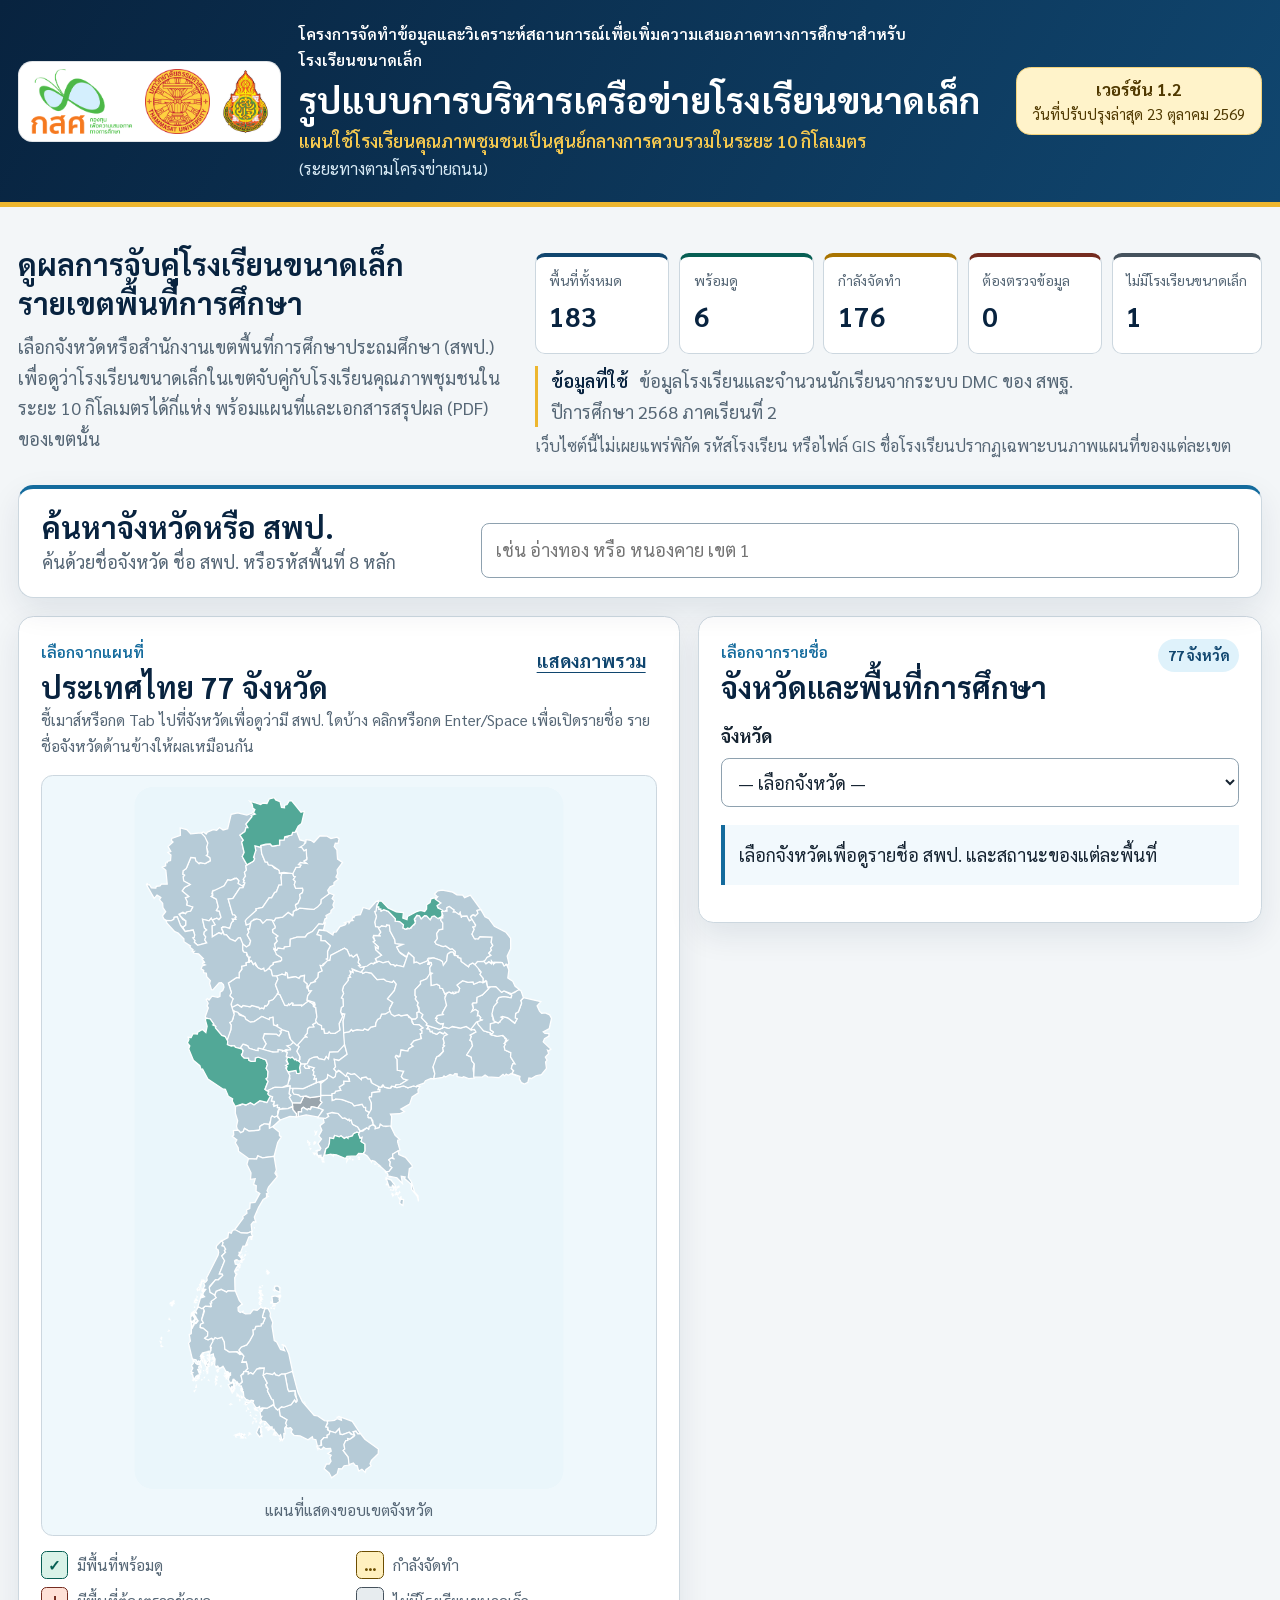
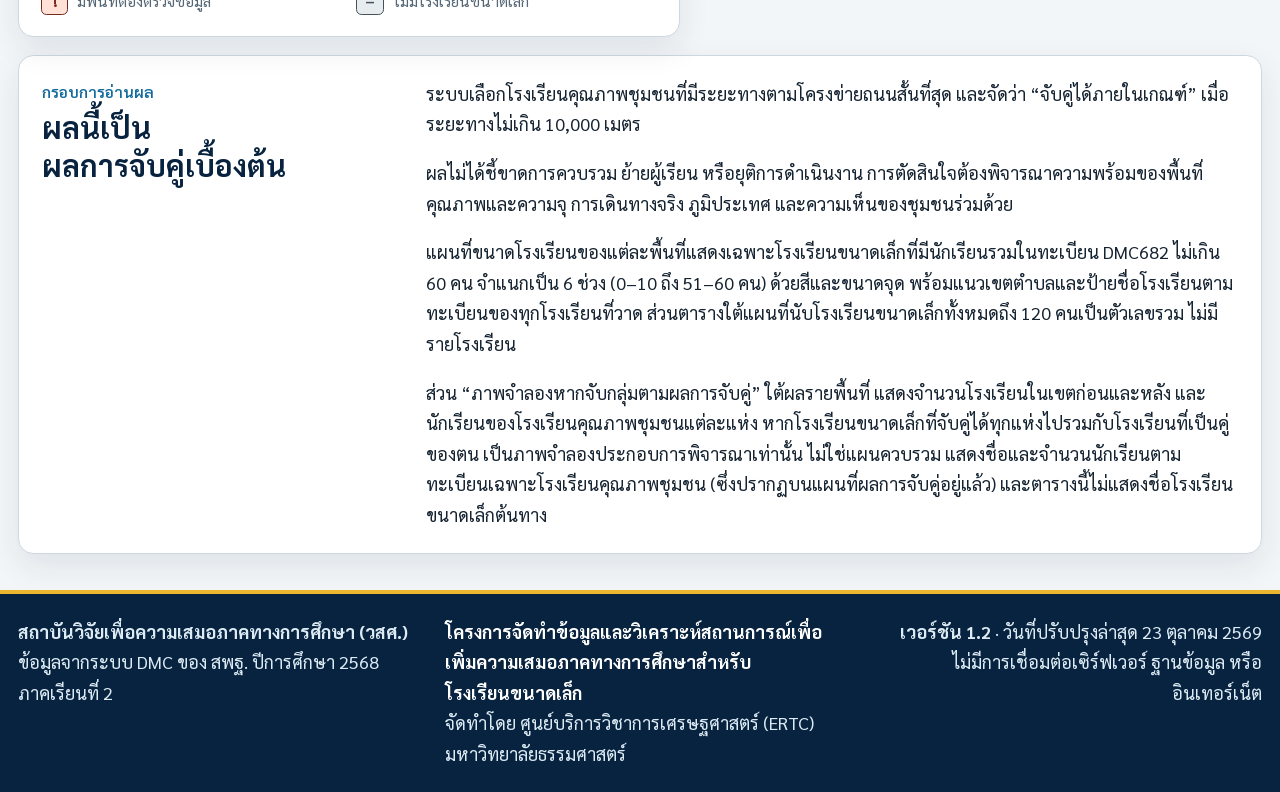
<file: index.html>
<!DOCTYPE html>
<html lang="th">
<head>
<meta charset="utf-8">
<meta name="viewport" content="width=device-width, initial-scale=1">
<title>รูปแบบการบริหารเครือข่ายโรงเรียนขนาดเล็ก</title>
<meta http-equiv="refresh" content="0; url=05%20%E0%B8%9E%E0%B8%AD%E0%B8%A3%E0%B9%8C%E0%B8%97%E0%B8%B1%E0%B8%A5%E0%B8%AA%E0%B9%88%E0%B8%87%E0%B8%A1%E0%B8%AD%E0%B8%9A%20%E0%B8%AA%E0%B8%9E%E0%B8%90/index.html">
<script>location.replace("05%20%E0%B8%9E%E0%B8%AD%E0%B8%A3%E0%B9%8C%E0%B8%97%E0%B8%B1%E0%B8%A5%E0%B8%AA%E0%B9%88%E0%B8%87%E0%B8%A1%E0%B8%AD%E0%B8%9A%20%E0%B8%AA%E0%B8%9E%E0%B8%90/index.html");</script>
<style>body{font-family:"Leelawadee UI","Noto Sans Thai",Tahoma,sans-serif;margin:3rem 1rem;text-align:center;color:#102A43;background:#F6F9FC}a{color:#1F4E79}</style>
</head>
<body>
<p>กำลังเปิดหน้าเว็บรูปแบบการบริหารเครือข่ายโรงเรียนขนาดเล็ก…</p>
<p><a href="05%20%E0%B8%9E%E0%B8%AD%E0%B8%A3%E0%B9%8C%E0%B8%97%E0%B8%B1%E0%B8%A5%E0%B8%AA%E0%B9%88%E0%B8%87%E0%B8%A1%E0%B8%AD%E0%B8%9A%20%E0%B8%AA%E0%B8%9E%E0%B8%90/index.html">ถ้าหน้าไม่เปลี่ยนเอง กดที่นี่เพื่อเปิดหน้าเว็บ</a></p>
</body>
</html>
</file>
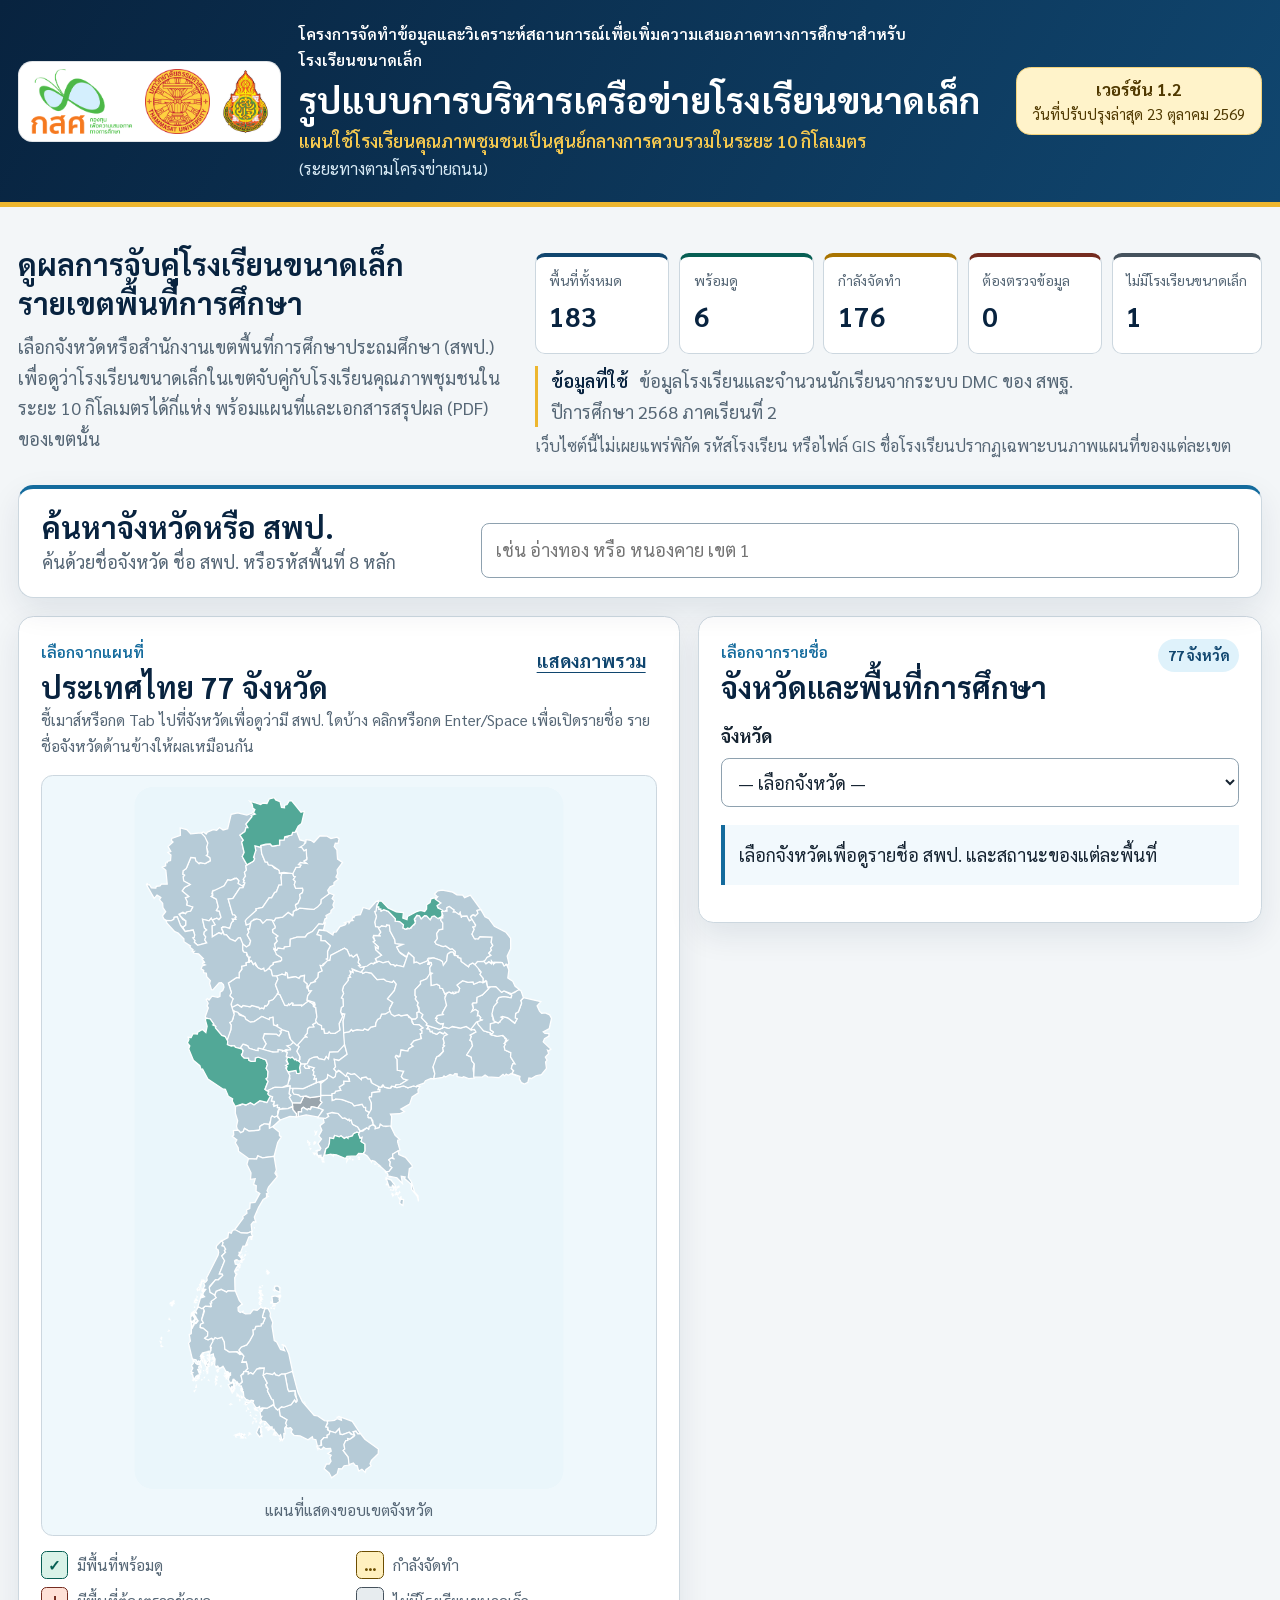
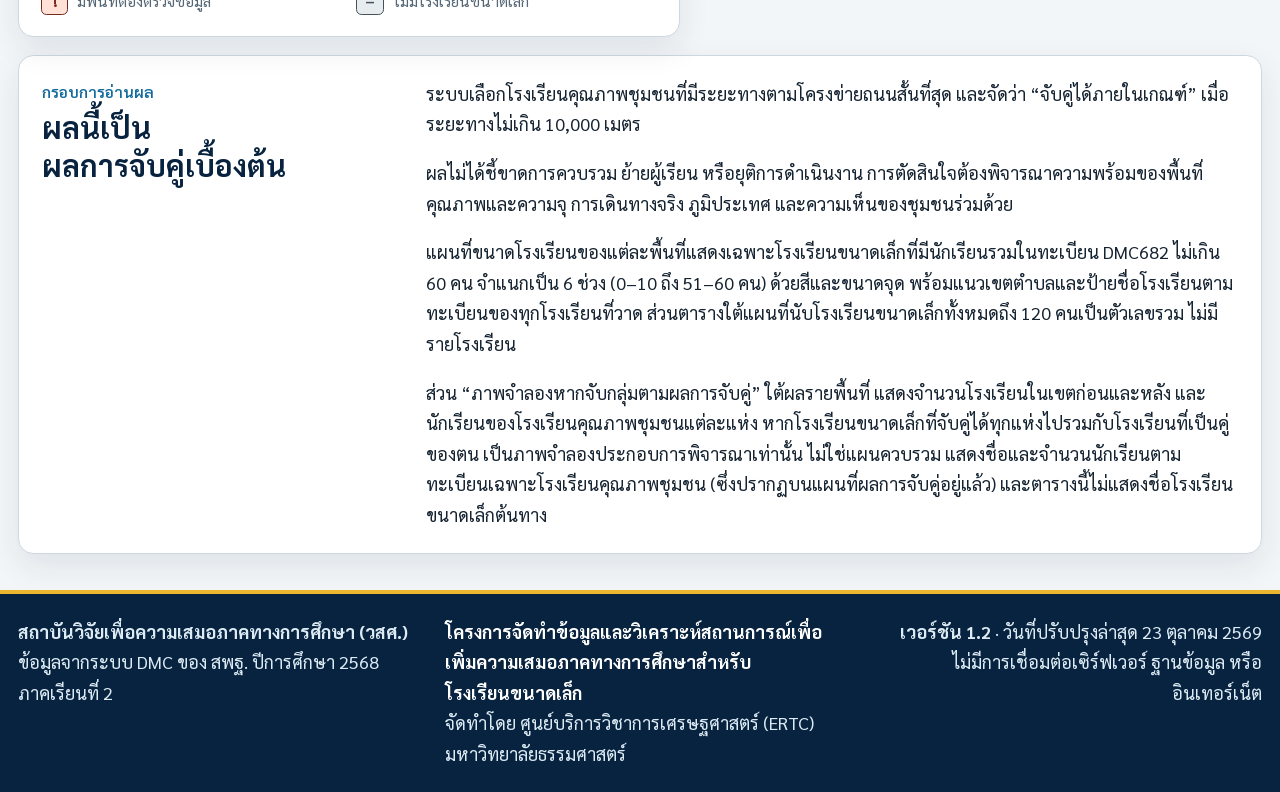
<file: 05 พอร์ทัลส่งมอบ สพฐ/index.html>
<!doctype html>
<html lang="th">
<head>
  <meta charset="utf-8">
  <meta name="viewport" content="width=device-width, initial-scale=1">
  <meta name="color-scheme" content="light">
  <meta http-equiv="Content-Security-Policy" content="default-src 'self' data:; script-src 'self'; style-src 'self'; img-src 'self' data:; object-src 'none'; base-uri 'none'; form-action 'none'">
  <title>รูปแบบการบริหารเครือข่ายโรงเรียนขนาดเล็ก — วสศ.</title>
  <link rel="stylesheet" href="portal.css">
  <script src="catalog-data.js" defer></script>
  <script src="portal.js" defer></script>
</head>
<body>
  <a class="skip-link" href="#main-content">ข้ามไปยังเนื้อหาหลัก</a>

  <header class="site-header">
    <div class="shell header-inner">
      <div class="brand-logos">
        <img class="brand-logo" src="img/logo-eef.png" alt="กองทุนเพื่อความเสมอภาคทางการศึกษา (กสศ.)" width="283" height="180" decoding="async">
        <img class="brand-logo" src="img/logo-tu.png" alt="มหาวิทยาลัยธรรมศาสตร์" width="180" height="180" decoding="async">
        <img class="brand-logo" src="img/logo-obec.png" alt="สำนักงานคณะกรรมการการศึกษาขั้นพื้นฐาน (สพฐ.)" width="129" height="180" decoding="async">
      </div>
      <div>
        <p class="eyebrow">โครงการจัดทำข้อมูลและวิเคราะห์สถานการณ์เพื่อเพิ่ม<span class="nowrap">ความเสมอภาคทางการศึกษา</span>สำหรับ<span class="nowrap">โรงเรียนขนาดเล็ก</span></p>
        <h1>รูปแบบการบริหาร<span class="nowrap">เครือข่าย</span><span class="nowrap">โรงเรียนขนาดเล็ก</span></h1>
        <p class="header-subtitle">แผนใช้<span class="nowrap">โรงเรียนคุณภาพชุมชน</span>เป็นศูนย์กลาง<span class="nowrap">การควบรวม</span><span class="nowrap">ในระยะ 10 กิโลเมตร</span> <span class="header-subtitle-note nowrap">(ระยะทางตามโครงข่ายถนน)</span></p>
      </div>
      <!-- เลขเวอร์ชันและวันที่ปรับปรุงเขียนมือ 2 จุด (ที่นี่และท้ายหน้า) แก้พร้อมกันทุกครั้งที่ปรับหน้าเว็บ -->
      <p class="version-badge"><strong>เวอร์ชัน 1.2</strong><span>วันที่ปรับปรุงล่าสุด 23 ตุลาคม 2569</span></p>
    </div>
  </header>

  <main id="main-content" class="shell" tabindex="-1">
    <!-- ส่วนบน (เวอร์ชัน 1.1, 17 ต.ค. 2569): ซ้ายคือหัวข้อและคำอธิบาย ขวาคือการ์ดสถานะ ที่มาข้อมูล และข้อความเรื่องพิกัด (ชิดบนทั้งคู่)
         ช่องค้นหาแถบเต็มอยู่ถัดลงไปเหมือนเดิม; ตัวเลขในการ์ดมาจาก portal.js ผ่าน data-summary -->
    <section class="intro" aria-labelledby="intro-title">
      <div>
        <h2 id="intro-title">ดูผลการจับคู่<span class="nowrap">โรงเรียนขนาดเล็ก</span><span class="nowrap">รายเขตพื้นที่การศึกษา</span></h2>
        <p class="intro-lead">เลือกจังหวัดหรือสำนักงานเขตพื้นที่<span class="nowrap">การศึกษา</span><span class="nowrap">ประถมศึกษา</span> (สพป.) เพื่อดูว่าโรงเรียน<span class="nowrap">ขนาดเล็ก</span>ในเขต<span class="nowrap">จับคู่</span>กับโรงเรียน<span class="nowrap">คุณภาพชุมชน</span>ในระยะ <span class="nowrap">10 กิโลเมตร</span>ได้<span class="nowrap">กี่แห่ง</span> พร้อมแผนที่และเอกสาร<span class="nowrap">สรุปผล</span> (PDF) ของเขตนั้น</p>
      </div>
      <div class="intro-facts">
        <dl class="summary-strip" aria-label="สรุปสถานะ 183 พื้นที่">
          <div><dt>พื้นที่ทั้งหมด</dt><dd data-summary="total">—</dd></div>
          <div class="summary-ready"><dt>พร้อมดู</dt><dd data-summary="ready">—</dd></div>
          <div class="summary-pending"><dt>กำลังจัดทำ</dt><dd data-summary="pending">—</dd></div>
          <div class="summary-review"><dt>ต้องตรวจข้อมูล</dt><dd data-summary="blocked">—</dd></div>
          <div class="summary-empty"><dt>ไม่มีโรงเรียนขนาดเล็ก</dt><dd data-summary="empty">—</dd></div>
        </dl>
        <p class="intro-source"><strong>ข้อมูลที่ใช้</strong> ข้อมูลโรงเรียนและจำนวนนักเรียนจากระบบ DMC ของ สพฐ. <span class="nowrap">ปีการศึกษา 2568</span> <span class="nowrap">ภาคเรียนที่ 2</span></p>
        <p class="intro-privacy">เว็บไซต์นี้ไม่เผยแพร่พิกัด รหัสโรงเรียน หรือไฟล์ GIS ชื่อโรงเรียนปรากฏเฉพาะบนภาพแผนที่ของแต่ละเขต</p>
      </div>
    </section>

    <section class="search-panel" aria-labelledby="search-title">
      <div class="search-copy">
        <h2 id="search-title">ค้นหาจังหวัดหรือ สพป.</h2>
        <p id="search-hint">ค้นด้วยชื่อจังหวัด ชื่อ สพป. หรือรหัสพื้นที่ 8 หลัก</p>
      </div>
      <div class="search-controls">
        <label class="sr-only" for="catalog-search">คำค้น</label>
        <!-- placeholder เป็นข้อความนิ่งเมื่อไม่มี JavaScript เคอร์เซอร์อยู่ในช่อง หรือตั้งค่าลดการเคลื่อนไหว นอกนั้น portal.js พิมพ์ตัวอย่างสลับจังหวัดกับเขตพื้นที่การศึกษา (ข้อความนี้ต้องไม่ยาวเกินช่องบนจอ 360 px) -->
        <input id="catalog-search" type="search" inputmode="search" autocomplete="off" aria-describedby="search-hint search-status" placeholder="เช่น อ่างทอง หรือ หนองคาย เขต 1">
        <button id="clear-search" class="button button-secondary" type="button" hidden>ล้างคำค้น</button>
      </div>
      <p id="search-status" class="sr-only" role="status" aria-live="polite"></p>
      <div id="search-results" class="search-results" hidden></div>
    </section>

    <div class="workspace-grid">
      <section class="map-panel card" aria-labelledby="map-title">
        <div class="panel-heading">
          <div>
            <p class="eyebrow">เลือกจากแผนที่</p>
            <h2 id="map-title">ประเทศไทย 77 จังหวัด</h2>
          </div>
          <button id="reset-view" class="text-button" type="button">แสดงภาพรวม</button>
        </div>
        <p id="map-instructions" class="help-text">ชี้เมาส์หรือกด Tab ไปที่จังหวัดเพื่อดูว่ามี สพป. ใดบ้าง คลิกหรือกด Enter/Space เพื่อเปิดรายชื่อ รายชื่อจังหวัดด้านข้างให้ผลเหมือนกัน</p>
        <div class="map-frame">
          <svg id="thailand-map" viewBox="0 0 562 920" role="group" aria-labelledby="map-title map-instructions">
            <rect class="map-water" width="562" height="920" rx="24"></rect>
            <g id="province-map-layers">
            <path id="province-TH10" class="province-shape province-pending" data-province="กรุงเทพมหานคร" d="M221.9 404.9 217.6 414 206.6 413.8 207.3 422.7 212.2 428.6 211.8 432.4 214.6 431.9 214.6 425.7 218.9 425.7 218.9 421.5 221.1 419.7 226.3 423.1 227.6 421.7 230.3 422.6 231.4 418.9 240.6 420.6 245.7 413.1 243.5 411.1 244.1 405.2 229.6 407 221.9 404.9Z" fill-rule="evenodd" role="button" tabindex="0"><title>จังหวัดกรุงเทพมหานคร</title></path>
            <path id="province-TH11" class="province-shape province-pending" data-province="สมุทรปราการ" d="M232.4 419 230.3 422.6 227.6 421.7 226.3 423.1 221 419.7 218.7 422 218.9 425.7 214.6 425.7 214.6 431.9 224.8 429.7 241.3 432.7 246.8 422.3 232.4 419Z" fill-rule="evenodd" role="button" tabindex="0"><title>จังหวัดสมุทรปราการ</title></path>
            <path id="province-TH12" class="province-shape province-pending" data-province="นนทบุรี" d="M206.9 394.3 203.6 394.4 202.4 402.1 204.7 404.2 202.6 406.8 206.6 413.8 217.6 414 221.9 404.9 217.6 405.8 215.1 403.4 208.8 402.4 206.9 394.3Z" fill-rule="evenodd" role="button" tabindex="0"><title>จังหวัดนนทบุรี</title></path>
            <path id="province-TH13" class="province-shape province-pending" data-province="ปทุมธานี" d="M242.7 387.3 242.7 385.4 221 395.3 207.6 395.1 207.1 399.7 208.9 402.4 215.1 403.4 217.7 405.8 224.8 404.7 229.8 407 244.1 405.2 244.1 388.7 246.5 385.8 242.7 387.3Z" fill-rule="evenodd" role="button" tabindex="0"><title>จังหวัดปทุมธานี</title></path>
            <path id="province-TH14" class="province-shape province-pending" data-province="พระนครศรีอยุธยา" d="M218.4 362.6 216.2 368 217.4 374.4 212.5 375.2 212.9 372.4 210.5 371.4 201.3 373.9 203.7 382.2 199.2 391.3 203.8 391.8 203.5 394.5 221 395.3 238.3 387.3 238.3 382.2 235.2 382.9 236.6 378.6 234.2 377.3 235.1 373.1 233.4 371.2 235.7 368 227.5 365.6 228.9 368.5 224.1 368.7 222.4 366.1 224.2 362.7 218.4 362.6Z" fill-rule="evenodd" role="button" tabindex="0"><title>จังหวัดพระนครศรีอยุธยา</title></path>
            <path id="province-TH15" class="province-shape province-pending" data-province="อ่างทอง" d="M206.9 354.1 201.2 354 198.7 355.8 201.2 362.9 197.8 365 199.6 366.2 198.8 370.6 200.7 373.2 211.5 371.5 212.5 375.2 215.2 375.6 217.4 374.4 216.2 368 217.9 360.9 211.5 356.5 210 357.4 206.9 354.1Z" fill-rule="evenodd" role="button" tabindex="0"><title>จังหวัดอ่างทอง</title></path>
            <path id="province-TH16" class="province-shape province-pending" data-province="ลพบุรี" d="M271.7 296.8 272.6 300.8 268 310.2 269.1 318.5 262.7 322.8 256.6 322.5 254.9 320.6 253.1 322.8 248.8 322.6 248.1 317.1 245.3 317.2 245 312.7 239.2 308.2 233.3 311.2 234.9 314.2 229 314.8 226.8 316.9 226.2 322.6 223.4 325.9 225.3 327.4 223 327.4 213 338.3 215.6 340.4 212.5 346.4 216.5 353.3 216.8 357.1 214.9 358.7 218.4 362.6 226 363 228.6 357.4 234.7 354.2 239.5 353.7 241.1 355.9 249.1 357.6 251.2 353.4 254 356.4 255.7 347.5 266.1 347.2 270.7 344.1 275.2 337.6 275.3 333.7 273.3 306.9 275.5 297.6 271.7 296.8Z" fill-rule="evenodd" role="button" tabindex="0"><title>จังหวัดลพบุรี</title></path>
            <path id="province-TH17" class="province-shape province-pending" data-province="สิงห์บุรี" d="M208.3 334.8 199.6 339.3 204.2 343.4 197.3 345.9 199.9 347.8 198.7 353.4 204.5 355.2 206.6 353.8 210 357.4 211.4 356.4 212.2 358.5 215.9 358.7 216.5 353.3 212.5 346.4 215.6 340.3 208.3 334.8Z" fill-rule="evenodd" role="button" tabindex="0"><title>จังหวัดสิงห์บุรี</title></path>
            <path id="province-TH18" class="province-shape province-pending" data-province="ชัยนาท" d="M191.2 317.4 192.4 319.5 190.3 319.8 192.1 321.7 189.3 326.2 186 323.9 170.1 323.3 168.3 329.2 172.3 336.5 167.9 344.3 182.7 347.6 188.3 347.1 188.2 344.3 194.1 345.2 193.7 346.6 198.2 344.4 204.1 344.6 203.9 342.4 199.6 339.3 204.4 338.1 208 334.6 203.2 328.5 201.6 320.7 191.2 317.4Z" fill-rule="evenodd" role="button" tabindex="0"><title>จังหวัดชัยนาท</title></path>
            <path id="province-TH19" class="province-shape province-pending" data-province="สระบุรี" d="M275.2 337.6 266.4 347.1 255.6 347.6 254.1 356.4 251.2 353.4 249.1 357.6 241.1 355.9 239.5 353.7 234.7 354.2 229.7 356.4 226 363 223.6 363.2 222.4 366.1 224.1 368.7 228.9 368.5 227.5 365.6 235.7 368 233.4 371.2 235.1 373.1 234.2 377.3 236.6 378.6 235.2 382.9 238.3 382.2 238.2 387.4 250.6 383.9 253.6 379.7 253.2 377.1 260.2 381.5 263 379.7 265.1 373.7 261.2 369.4 263.4 366.6 261.7 357 267.6 358.4 278.6 350.3 275.2 337.6Z" fill-rule="evenodd" role="button" tabindex="0"><title>จังหวัดสระบุรี</title></path>
            <path id="province-TH20" class="province-shape province-pending" data-province="ชลบุรี" d="M258.8 426.6 252.4 428.5 254.2 431.8 247.2 434.4 248.4 439.7 243 443.9 245.5 449.8 241.4 457.4 245 461.4 240.4 467.4 244.1 473.6 242.8 476 239.4 476.8 239 479.2 240 483 244.3 482.5 244.1 484.6 247 486.3 250.6 474.3 253.6 472 255.3 467.1 255.7 460 260.8 460.8 262.1 456.7 268.3 458.6 270.5 457 274.8 460.5 277.5 458.9 279.7 460.4 279.6 458.9 286.3 456.8 287 454.2 291 452.2 294.1 453.2 295.7 451.3 292.4 445.6 285.7 442.1 283.7 436.4 281.7 437.4 281 435.3 279.6 436.5 275.5 433.7 272.7 434.2 266.7 427.9 258.8 426.6ZM247.4 490.8 248 491.2 248 490.8 247.4 490.8ZM246.5 491.1 246.8 491.5 247.1 491 246.5 491.1ZM247 490 247 490 247 490.1 247 490ZM247 489.9 246.9 489.9 246.9 489.9 247 489.9ZM247.8 489 247.8 488.9 247.7 489.1 247.8 489ZM245.4 487.4 245.2 487.6 245.3 487.8 245.4 487.4ZM245.9 487.2 246.6 489 247.2 488.3 245.9 487.2ZM247.1 486.6 247.1 487.1 247.5 487.1 247.1 486.6ZM244.3 485.9 244.3 485.6 244.2 485.8 244.3 485.9ZM241.7 485.2 241.7 485.1 241.6 485.3 241.7 485.2ZM244.4 485 244.4 484.9 244.3 485 244.4 485ZM241.9 485.1 242.2 485 242 484.9 241.9 485.1ZM243.2 484.4 243.1 484.6 243.4 484.7 243.2 484.4ZM240.9 483.6 241.1 484.3 241.8 483.8 240.9 483.6ZM243.1 483.2 243.1 483.2 243 483.3 243.1 483.2ZM242.6 483.1 241.8 483.3 242.6 483.5 242.6 483.1ZM238.2 481.2 238.3 481.7 238.4 481.6 238.2 481.2ZM234.5 479.8 235.6 481.7 237.2 480.2 234.5 479.8ZM236.7 478.3 236.6 478.2 236.7 478.5 236.7 478.3ZM239.8 476.2 239.3 476.3 239.6 476.4 239.8 476.2ZM230.5 474.4 230.5 474.5 230.6 474.4 230.5 474.4ZM230.6 473.9 230.3 473.8 230.6 474.4 230.6 473.9ZM228.9 469.4 228.7 469 228.5 469.9 228.9 469.4ZM229.2 467.8 229 467.6 228.9 467.8 229.2 467.8ZM229 467.4 229 467.2 228.9 467.4 229 467.4ZM237.2 466.3 237.1 466.2 237.1 466.4 237.2 466.3ZM236.2 466.2 234.8 466.3 235.1 468.2 235.6 467.9 236.2 466.2ZM236.1 465.2 236.2 465.5 236.5 465.3 236.1 465.2ZM228 465.3 228.8 466.9 229.5 466.3 228 465.3ZM227.6 464.6 227.7 464.6 227.7 464.6 227.6 464.6ZM227.1 464.2 227 464.9 227.4 464.5 227.1 464.2ZM237.2 454.9 237 455.5 237.5 455.2 237.2 454.9ZM237.4 454.6 237.4 454.6 237.4 454.6 237.4 454.6ZM239 452.9 239 452.8 239 452.9 239 452.9ZM238.9 452.1 238.9 452 238.9 452.1 238.9 452.1ZM238.2 452.1 238.4 452.2 238.5 451.9 238.2 452.1ZM244.4 451.6 244.5 451.6 244.5 451.5 244.4 451.6ZM238.6 451.5 238.6 451.6 238.8 451.5 238.6 451.5ZM236.7 452.2 237.4 454.5 238.2 453.5 236.7 452.2ZM236.7 450.6 236.7 450.6 236.7 450.7 236.7 450.6Z" fill-rule="evenodd" role="button" tabindex="0"><title>จังหวัดชลบุรี</title></path>
            <path id="province-TH21" class="province-shape province-pending" data-province="ระยอง" d="M291.3 452.4 286.9 454.3 285.4 457.4 279.6 458.9 279.7 460.4 277.5 458.9 274.8 460.5 270.5 457 268.3 458.6 262.1 456.7 260.8 460.8 255.7 460 255.3 467.1 253.6 472 250.6 474.3 249.1 482.6 257.4 481.3 260.2 483.6 260 481.7 264.6 482.1 276.4 487 278.3 484.2 290.9 483.5 293.6 480.3 299.8 480.4 302.1 476.7 302 468 296.9 464.5 298.2 459.1 295.5 460 294.1 453.2 291.3 452.4ZM277.9 491.2 277.9 491.2 278 491.1 277.9 491.2ZM286.1 488.6 285.9 488.5 286 488.7 286.1 488.6ZM294.6 487.9 294.5 487.6 294.2 487.9 294.6 487.9ZM282.3 487.2 282.3 487.2 282.2 487.2 282.3 487.2ZM278.1 487.2 278 490.7 279.7 487.9 278.1 487.2ZM282.1 486.9 282.3 487.1 282.3 486.9 282.1 486.9ZM282.1 486.4 282.3 486.4 282.3 486.3 282.1 486.4ZM282.4 486 282.4 486 282.4 486 282.4 486ZM282.6 485.8 282.6 485.7 282.5 485.9 282.6 485.8ZM294 486 294 485.7 293.7 486 294 486ZM294.1 485.3 293.7 484.9 293.4 485.3 294.1 485.3ZM260.6 483 260.6 482.9 260.5 483.1 260.6 483Z" fill-rule="evenodd" role="button" tabindex="0"><title>จังหวัดระยอง</title></path>
            <path id="province-TH22" class="province-shape province-pending" data-province="จันทบุรี" d="M321.9 441.8 320.6 446.1 315.4 447.8 315.8 444.9 311.6 442.5 307.5 444.8 306.7 448.4 304.3 446.7 299.1 450.9 295.5 451.1 293.5 455.1 295.5 460 298.2 459.1 296.9 464.5 302 468 302.1 476.7 299.8 480.4 304.9 483.5 310.3 491 311.3 489.4 314.8 490.6 330.1 504.4 333.5 503.7 337.4 498.7 334.4 496.4 335.2 491.2 333.1 488.6 336.6 486.2 340.7 487.8 338.4 485.8 338.3 481.2 347.8 475.8 344.7 465.1 344.8 463 347.5 461.9 341.5 456.6 335 443.1 329.4 444.9 321.9 441.8ZM329.6 504.7 329.7 504.9 329.8 504.7 329.6 504.7ZM328.7 504.2 328.9 504.8 329.2 504.4 328.7 504.2ZM322.2 498.2 322.2 498.1 322 498.4 322.2 498.2ZM320.7 496.5 320.5 496.7 320.7 496.7 320.7 496.5ZM317.8 494.1 317.8 494.1 317.8 494.1 317.8 494.1ZM315.2 494.2 315 494 314.9 494.2 315.2 494.2ZM310.3 491.2 310.4 491.5 310.5 491.3 310.3 491.2Z" fill-rule="evenodd" role="button" tabindex="0"><title>จังหวัดจันทบุรี</title></path>
            <path id="province-TH23" class="province-shape province-pending" data-province="ตราด" d="M345.3 476.6 338.2 481.3 338.4 485.8 340.7 487.8 336.6 486.2 333.1 488.6 335.2 491.2 334.4 496.4 337.4 498.7 333.5 503.7 330.1 504.4 332.1 508 331.3 509.7 343.8 512.1 351 519.4 349.5 510.2 354.6 511.2 353.7 513.1 362.6 520.6 363.1 527.2 370.5 536.5 372.1 543 371.5 535.9 366.9 530.5 362.9 517.6 358.7 511.6 360.1 500.1 363.8 498 363.7 496 354.9 485.3 346.3 481.8 345.3 476.6ZM347.1 540.9 347.2 540.8 347 540.9 347.1 540.9ZM346.4 538.5 347 539.5 347.3 539 346.4 538.5ZM349.1 536.3 347.3 545.7 351.6 548.3 352.5 540.6 349.7 540.1 349.1 536.3ZM338.9 535.4 338.4 535.5 338.6 535.7 338.9 535.4ZM338.8 534.9 338.8 534.9 338.8 534.9 338.8 534.9ZM339 534.7 338.9 534.7 338.9 534.7 339 534.7ZM342.3 534.1 342.4 534.3 342.6 534.1 342.3 534.1ZM337.7 533.6 337.6 533.7 337.7 533.7 337.7 533.6ZM337.8 533.5 337.8 533.5 337.7 533.5 337.8 533.5ZM342.8 533.4 342.5 533.7 342.8 533.6 342.8 533.4ZM337.7 533.4 337.6 533.3 337.6 533.4 337.7 533.4ZM337.9 533.6 338.3 535.4 338.8 534.2 337.9 533.6ZM339 533.1 338.9 533 338.9 533 339 533.1ZM339 532.9 339 533 339 533 339 532.9ZM339.4 532.8 339.4 532.8 339.3 532.9 339.4 532.8ZM338.3 532.6 338.3 532.6 338.2 532.7 338.3 532.6ZM342.2 532.6 342.2 532.6 342.2 532.6 342.2 532.6ZM343.2 532 343 531.7 343 531.9 343.2 532ZM343.8 531.6 342 533.3 343.6 533.3 344.8 534.6 346.4 532.4 343.8 531.6ZM347.7 531.4 347.2 530.7 346.8 532.1 347.7 531.4ZM347.2 530.6 347.2 530.6 347.2 530.6 347.2 530.6ZM347.1 530.5 347.1 530.5 347.1 530.5 347.1 530.5ZM342.6 528 342.2 527.9 342.4 528.4 342.6 528ZM339 528.2 340.3 528 339.5 527.8 339 528.2ZM344 527 343.8 526.9 343.7 526.9 344 527ZM335.9 526.9 335.6 528 335.9 527.9 335.9 526.9ZM339.9 526.1 339.8 526 339.8 526.2 339.9 526.1ZM339.8 525.7 339.8 525.6 339.6 525.7 339.8 525.7ZM342.2 525.2 342.2 525.2 342.2 525.2 342.2 525.2ZM339.8 525.5 339.4 525.2 339.4 525.5 339.8 525.5ZM341.8 524.7 341.6 525 342 525.4 341.8 524.7ZM344.9 524.7 344.9 525 345.7 524.7 344.9 524.7ZM344.4 525.2 344.2 524.4 343.5 525.4 344.4 525.2ZM346.2 524.4 346.2 524.3 346.1 524.4 346.2 524.4ZM346.4 524.4 346.6 524.4 346.6 524.3 346.4 524.4ZM342.2 524.3 342.2 524.3 342.3 524.4 342.2 524.3ZM345.1 524.1 345.1 524 344.9 524 345.1 524.1ZM345.8 523.8 345.8 523.7 345.7 523.8 345.8 523.8ZM338.5 523.6 338.7 523.8 338.8 523.7 338.5 523.6ZM338.2 522.9 338.4 523.4 338.4 523 338.2 522.9ZM338.5 522.5 338.5 522.5 338.4 522.5 338.5 522.5ZM330.9 521.2 330.9 521.1 330.8 521.2 330.9 521.2ZM331.6 520.9 331.8 521.1 331.8 521 331.6 520.9ZM330.6 520.8 330.6 520.7 330.5 520.8 330.6 520.8ZM330.5 520.6 330.3 520.5 330.3 520.6 330.5 520.6ZM331.6 519.8 331.6 519.9 331.6 519.8 331.6 519.8ZM331.5 519.6 331.4 519.5 331.4 519.7 331.5 519.6ZM340.9 519 340.7 518.9 340.8 519 340.9 519ZM340.6 518.8 340.7 518.8 340.7 518.8 340.6 518.8ZM329.5 513.6 329.4 513.6 329.4 513.7 329.5 513.6ZM329.7 512.6 333.7 524.6 337.7 524.1 338.1 522 341.5 524.9 342.2 523.4 336.2 515.2 329.7 512.6ZM329.2 512.4 329.5 512.5 329.6 512.4 329.2 512.4ZM335.4 510.8 335.3 510.7 335.2 510.8 335.4 510.8ZM331.3 509.7 331.3 509.7 331.3 509.7 331.3 509.7ZM331.3 509 331.3 509 331.4 509 331.3 509Z" fill-rule="evenodd" role="button" tabindex="0"><title>จังหวัดตราด</title></path>
            <path id="province-TH24" class="province-shape province-pending" data-province="ฉะเชิงเทรา" d="M244.1 404.3 243.5 411.1 245.7 413.1 240.3 420 247.3 423.3 239.9 433.3 250.1 434.4 254.3 431.6 252.5 428.4 258.8 426.6 266.7 427.9 272.7 434.2 275.5 433.7 279.6 436.5 281 435.3 281.7 437.4 283.7 436.4 285.7 442.1 292.4 445.6 296.1 451.3 304.3 446.7 306.7 448.4 307.5 444.8 312.9 442 309.6 433.3 306.1 432.9 307.1 431.3 305.6 430.3 308.2 426.9 302.8 423.8 303.2 420.5 300.4 419.7 298.6 415.9 287.7 417.9 285 414.4 272.2 409.8 263.7 408.8 259.2 410.9 259.1 404.3 244.1 404.3Z" fill-rule="evenodd" role="button" tabindex="0"><title>จังหวัดฉะเชิงเทรา</title></path>
            <path id="province-TH25" class="province-shape province-pending" data-province="ปราจีนบุรี" d="M280.8 374.5 277.5 375.2 277.3 378.6 281.4 382 281.7 385.9 274.1 385.6 274.1 389.4 268.1 393 270.2 397.4 263.3 398.7 262.2 401.2 258.5 401.9 259.1 410.8 263.8 409.4 263.7 408.8 272.2 409.8 285 414.4 287.7 417.9 298.1 415.6 300.4 419.7 302.8 419.9 302.8 423.8 308.3 426.8 309.9 425 310.3 414 307.7 406.5 310.5 406 311.1 400.6 321.4 399.3 321.7 396.2 319.3 396.4 320.4 392.9 310.1 387.2 309.1 382.4 305.8 382.6 303.4 380.1 297.5 381.1 297.1 383.5 288.7 375.8 283.6 376.5 280.8 374.5Z" fill-rule="evenodd" role="button" tabindex="0"><title>จังหวัดปราจีนบุรี</title></path>
            <path id="province-TH26" class="province-shape province-pending" data-province="นครนายก" d="M267.7 372.2 264 373.7 263 379.7 260.2 381.5 253 377.2 252.7 381.6 244.1 388.7 244.1 404.3 258.6 403.8 258.5 401.9 262.2 401.2 263.3 398.7 270.2 397.4 268.1 393 274.1 389.4 274 385.6 281.7 385.9 280 380 267.7 372.2Z" fill-rule="evenodd" role="button" tabindex="0"><title>จังหวัดนครนายก</title></path>
            <path id="province-TH27" class="province-shape province-pending" data-province="สระแก้ว" d="M325.6 390.2 324.2 393.6 320.4 392.9 319.3 396.4 321.7 396.2 321.4 399.3 311.1 400.6 310.5 406 308.1 405.7 307.4 407.6 310.3 414 310.3 422.1 305.5 430.6 306.7 433.6 309.6 433.3 312.1 437.5 312.7 441.9 315.9 445 315.4 447.8 320.6 446.1 321.9 441.8 325.8 444.5 336.2 444.1 336.9 431.7 335.3 428.6 347.3 428.2 353.6 425.5 348.9 422.1 360.5 415.6 363.7 406 371.9 400.9 371.3 397 373.9 392.7 365.8 391.8 358.2 394.2 352.5 391.7 343.9 394.1 336.8 392 336.4 394.1 333.3 394.8 327.4 393.3 325.6 390.2Z" fill-rule="evenodd" role="button" tabindex="0"><title>จังหวัดสระแก้ว</title></path>
            <path id="province-TH30" class="province-shape province-pending" data-province="นครราชสีมา" d="M333.7 293.6 329.6 297 323.6 297.5 321.8 302.9 318.4 304.6 316 309.1 315.8 313.3 309.6 314.6 305.8 318.7 301.1 316.7 299.4 319 291.6 317.9 285.8 319.7 284 317.8 281.6 320.6 274 322.1 275 336.8 278.6 350.2 267.6 358.4 261.7 357 263.4 366.6 261.2 369.4 265.1 373.7 267 371.2 269.2 372.1 276.6 379 279 374.6 283.9 376.5 288.3 375.6 297.1 383.5 297.5 381.1 303.4 380.1 305.8 382.6 309.1 382.4 311.5 388.4 322.4 393.8 325.5 390.2 327.5 393.3 335 394.8 336.6 392 341.4 392.7 342.6 390.4 348.1 389.9 357.5 384 352.2 382.6 349.6 379.5 352.7 372.4 344.4 371.3 344.1 357 341.7 353.9 342.9 351.9 347.8 353.2 349.3 344.6 358.2 346 359.3 342.9 365.1 339.6 362.3 337.3 366.3 332.7 375.4 330.4 374.5 323.2 376.6 322.7 376.7 319.6 374.5 317.8 378.4 316.1 372.9 311.4 365.8 311.2 363.6 308.2 363.5 303.1 359.5 302 357.8 298.6 349.2 299.8 346.4 298.3 340.3 300.3 333.7 293.6Z" fill-rule="evenodd" role="button" tabindex="0"><title>จังหวัดนครราชสีมา</title></path>
            <path id="province-TH31" class="province-shape province-pending" data-province="บุรีรัมย์" d="M373.1 294.3 369.8 295.7 370.2 301.9 368.3 303.8 362.7 304.4 365.8 311.2 372.9 311.4 378.2 315.7 374.5 317.8 376.7 319.6 376.6 322.7 374.5 323.2 376 329.6 366.3 332.7 362.3 337.3 365.1 339.6 359.3 342.9 358.2 346 349.2 344.7 347.8 353.1 345.6 353.8 342.9 351.9 341.7 353.9 344.1 357 344.4 371.3 352.7 372.4 349.6 379.5 352.2 382.6 357.5 384 348.1 389.9 342.6 390.4 341.3 393.1 343.8 394.1 352.5 391.7 358.2 394.2 365.8 391.8 369.4 393.2 369.9 391.4 379.1 388.2 381.2 384.9 388.4 381.9 392.1 382.4 393.4 375.5 391 367.4 394.8 360 394.7 355.9 404.8 346.3 403.8 341.8 406.3 339.3 404.6 338.1 405.9 335.6 404.4 329.9 409.8 323.2 406.2 321.3 403.4 323.5 400 321.2 396 324.1 390.2 321.9 390 320 387.6 320.8 386.5 317.3 383.3 316.8 385 313.9 382.3 312.1 383.4 310 376 302.4 377.9 298.3 373.1 294.3Z" fill-rule="evenodd" role="button" tabindex="0"><title>จังหวัดบุรีรัมย์</title></path>
            <path id="province-TH32" class="province-shape province-pending" data-province="สุรินทร์" d="M386.2 313.3 383.3 316.7 386.5 317.3 387.6 320.8 390 320 390.2 321.9 396 324.1 400 321.2 405 323.5 406.2 321.3 409.9 324.5 405.8 326.2 404.4 329.9 405.9 335.6 404.6 338.1 406.3 339.3 403.8 341.8 404.8 346.3 399.8 352.1 396 353.6 391.2 366.4 393.4 375.5 392.1 382.4 403.8 380.5 405.5 378.6 407.5 380.1 413.4 376.6 417.5 378.2 419.7 375.7 422.8 376 422.7 379.4 429.3 380.9 431.3 379.7 437.8 382.2 445.3 381.4 443.6 369.3 445.2 362.9 441.7 358.5 441.3 354.1 435.3 351.1 442.9 339.4 441.6 333 439.5 332.1 441.4 326.9 439.8 325.2 447.4 321.1 447 319 442.8 317.3 441.2 318.4 434.6 313.8 427.1 315.9 415 314 411.7 316.4 405.3 314.7 399.5 317.6 386.2 313.3Z" fill-rule="evenodd" role="button" tabindex="0"><title>จังหวัดสุรินทร์</title></path>
            <path id="province-TH33" class="province-shape province-pending" data-province="ศรีสะเกษ" d="M448.3 307.9 441.3 315.2 441.2 318.4 445.4 317.7 447.4 321.1 439.9 325.2 441.4 326.9 439.5 332.1 441.6 333 442.9 339.4 435.3 351.1 441.3 354.1 441.7 358.5 445.2 362.9 444.4 380.3 455.7 380 459.3 377.5 462.9 379.9 477.6 380.9 482.9 376.6 485.1 378.6 487 376.1 489.8 377.8 493.1 375.8 499.7 378 497.7 375.8 494.6 375.4 496.8 372.1 493.8 368.9 494.5 365.5 495.9 362.5 498.6 362.9 492.7 353.7 493.1 348.1 485.4 344.9 484.4 340.1 486 337 484.5 336.1 488.7 332.2 486.3 332.5 487.6 330.6 485.2 329.9 486.1 328.5 480.6 325.1 475.2 326.8 466.1 324.3 466.2 322.2 457.2 319.3 448.3 307.9Z" fill-rule="evenodd" role="button" tabindex="0"><title>จังหวัดศรีสะเกษ</title></path>
            <path id="province-TH34" class="province-shape province-pending" data-province="อุบลราชธานี" d="M509.7 276.2 506 280.1 507.2 283.1 503 294.5 499.4 296.8 498.9 302.8 501.3 303.7 498 309.7 489.1 302.5 481.6 300.6 480.1 301.7 482.4 303.2 478.7 305.7 479.1 308 467.2 309.2 465.4 314.5 466.1 318.4 470.2 321.3 467.6 324.6 475.2 326.8 482.6 325.6 487.5 330.5 486.3 332.5 488.7 332.1 484.5 336.1 486 337 484.4 340.1 485.4 344.9 493.1 348.1 492.7 353.7 498.6 362.9 495.9 362.5 494.5 365.5 493.8 368.9 496.8 372.1 494.6 375.5 505.1 379.2 504.4 382.8 507 387.5 510.9 389.4 515.4 386.9 516.8 381.4 520.1 382 526 378.4 533.1 377 539.8 368.7 538.6 360.2 540.6 358.1 538.3 354 542.7 349.3 541.1 344.8 542.9 345.6 545.6 343.5 535.5 334 537.2 329.8 543 326.4 543 323.1 537.8 323 535.5 321 543.5 316.5 546.4 303.2 543.9 298.6 538.1 296 533.5 296.7 530.7 293.7 527.5 286.7 532.4 281.3 509.7 276.2Z" fill-rule="evenodd" role="button" tabindex="0"><title>จังหวัดอุบลราชธานี</title></path>
            <path id="province-TH35" class="province-shape province-pending" data-province="ยโสธร" d="M466.9 261.1 455.8 272.4 448.6 275.6 448.4 282.5 442.9 283.4 443.9 289.9 441.4 293.2 443.8 294.2 446.4 291.6 450.2 294 449.2 299.9 449.8 300.2 451.1 299.3 453.6 302.1 452.5 304 455.3 305.1 449.4 307.3 450.1 311.3 457.4 319.5 466.2 322.2 467.6 324.6 470.2 321.3 466.1 318.3 466.2 310.2 474.4 308.1 473.9 306.8 471.2 306.6 471.3 304.3 469.7 304.9 469.8 300 468.4 300.1 470.7 287.9 475.7 282 474.6 280.5 477.6 276.1 483.9 274.6 493.3 276.3 494.4 272.7 484.1 267.4 480.9 269 473.6 261.6 466.9 261.1Z" fill-rule="evenodd" role="button" tabindex="0"><title>จังหวัดยโสธร</title></path>
            <path id="province-TH36" class="province-shape province-pending" data-province="ชัยภูมิ" d="M285.5 238.3 286.2 243.1 282.3 241.3 283.3 244.8 281.2 247.7 282.8 249 279.8 250.3 279.9 253.4 273.8 261.1 272.3 266.4 273.9 270.7 271 275.9 273 277.5 273.6 286.9 270.9 289.1 269.9 294.5 271.1 296.8 275.5 297.6 273.3 306.4 274 322.1 281.6 320.6 284 317.8 285.8 319.7 291.6 317.9 299.4 319 301.1 316.7 305.8 318.7 309.6 314.6 315.7 313.5 316 309.1 318.4 304.6 321.8 302.9 323.6 297.5 328.5 297.4 334.6 293.8 334.1 290.1 338.4 282.4 331.6 277.3 340.3 266.8 343 258.3 339.3 253.9 337.6 255.9 329.9 254.3 326.6 251.7 317.9 252.4 310.3 243.9 302.9 242.5 299.1 244.3 297.7 241.9 289.3 240.9 285.5 238.3Z" fill-rule="evenodd" role="button" tabindex="0"><title>จังหวัดชัยภูมิ</title></path>
            <path id="province-TH37" class="province-shape province-pending" data-province="อำนาจเจริญ" d="M503 265 497.8 269.4 490.6 270.2 494.4 272.7 493.5 276.3 483.9 274.6 477.5 276.1 474.6 280.5 475.7 282 470.7 287.9 468.4 297.1 471.2 306.7 476.6 309.5 482.4 303.2 480.1 301.7 482.3 300.7 489.1 302.5 498.4 309.3 501.3 303.7 498.9 302.8 499.4 296.8 503 294.5 507.2 283.1 506 280.1 509.5 276.1 506.6 267.4 503 265Z" fill-rule="evenodd" role="button" tabindex="0"><title>จังหวัดอำนาจเจริญ</title></path>
            <path id="province-TH38" class="province-shape province-pending" data-province="บึงกาฬ" d="M403.5 135.1 397.2 136.1 393.1 140.3 396.8 143.8 394.3 147.3 401.1 152.1 396.5 154.8 396.8 157.2 405.7 163.9 407.8 161.7 409.8 162.2 409.2 158.4 412.2 156.7 418.6 161.2 417.6 163.9 420 163.6 425.4 167.3 426.6 164.7 428.4 171.5 428.5 169.4 435.5 169.2 436.4 172.9 440.3 175.7 442.6 173 440.4 170.5 441.4 168.5 444.7 167.4 446.2 169.2 450 165.6 448.8 161.7 453.8 160.6 440 141.8 432.5 145 430 141.7 422.4 141.4 416.8 137.8 403.5 135.1Z" fill-rule="evenodd" role="button" tabindex="0"><title>จังหวัดบึงกาฬ</title></path>
            <path id="province-TH39" class="province-shape province-pending" data-province="หนองบัวลำภู" d="M331.9 180.5 329.3 183 323.7 181.9 318.9 183.9 322.5 190.1 320.3 193.4 321.4 194.9 312.8 194.7 314.9 201.3 312.6 203 319.6 209.7 319 211.9 315.4 209.2 316 213.7 323.5 220.5 315.5 225.1 318.1 228.9 325.7 230.5 332.5 228.5 335.6 232.9 339.3 232.9 341.4 235 343 233.5 352.5 235.7 357.1 223.8 348.4 218 343.6 209.8 351.7 206.2 341.6 205.1 341 200 334.9 188.9 333.9 181.2 331.9 180.5Z" fill-rule="evenodd" role="button" tabindex="0"><title>จังหวัดหนองบัวลำภู</title></path>
            <path id="province-TH40" class="province-shape province-pending" data-province="ขอนแก่น" d="M358.9 216.8 352.6 235.6 343 233.5 341.4 235 339.3 232.9 335.6 232.9 332.5 228.5 325.6 230.5 320.3 228.2 313.2 231.6 310 230.8 300.6 235.9 297.6 242.6 299.1 244.3 302.9 242.5 310.3 243.9 317.9 252.4 326.6 251.7 329.9 254.3 337.6 255.9 339.4 254 343 258.3 340.4 266.8 331.5 277.7 338.4 282.4 333.8 291.2 336.5 298 340.6 300.3 346.3 298.3 349.2 299.8 357.3 298.3 363.3 304 368.3 303.8 370.2 301.9 369.8 295.7 373.3 293.9 370.5 286 371.8 282.9 367.9 277.7 369.2 274.9 367.6 273.3 367.7 265.7 374.8 258.1 374.6 254.9 382.8 251.3 387.4 245.4 386.9 236.8 389.4 232.7 388.8 230.2 386.2 229.7 386.4 232.2 384.3 232.4 385.5 228.5 384.1 227.2 373.9 231.8 369.5 229.1 366.3 230.2 366.3 223.6 358.9 216.8Z" fill-rule="evenodd" role="button" tabindex="0"><title>จังหวัดขอนแก่น</title></path>
            <path id="province-TH41" class="province-shape province-pending" data-province="อุดรธานี" d="M317.3 156.8 316.3 162.6 314.6 163.1 317 169.7 314.7 177.1 315.9 183 321.4 184 323.7 181.9 329.3 183 330.4 180.6 333.9 181.2 334.9 188.9 341 200 341.6 205.1 351.7 206.2 343.6 209.8 346.8 216 356.4 222.4 359 216.8 366.3 223.6 366.3 230.2 369.5 229.1 373.9 231.8 383 228 385.1 224.3 391.8 223.9 402.2 227.8 404.6 233.8 409 227.8 410.1 219.4 412.7 216.7 417.3 216.4 420 220.8 420.4 215.7 416.1 211.8 413.9 212.6 407.7 208.2 404.3 209.3 395.6 206 393.6 203.2 396.9 198.6 395.9 192.1 399.2 187.3 403.9 186.3 403.9 178.2 401.1 174.6 401.9 171.6 404.6 171.5 402.8 170.7 404 167.9 398.7 172.5 393 168.9 389.8 169.7 387.5 173.8 382.6 168.9 380 168.5 375.6 172.6 373.4 168.7 370.1 168.1 366.5 173.2 368.3 175.4 366.8 180.4 363.8 181 362.7 184.8 355.2 186.4 351.7 184.6 352.8 181 347.7 176.4 341.7 175.9 341.8 172.8 332.5 163 326.6 160.7 323.1 162.5 322.7 159.9 320.3 160.2 320 157.1 317.3 156.8Z" fill-rule="evenodd" role="button" tabindex="0"><title>จังหวัดอุดรธานี</title></path>
            <path id="province-TH42" class="province-shape province-pending" data-province="เลย" d="M319.7 149 316.4 150.1 307.5 160.2 299.6 157.9 295.9 167.3 289.1 168.4 287.5 171 286.3 169.9 284.9 173.4 286.4 174.9 283 175.4 281 178.5 280.5 176.4 275.3 177.9 277.2 179.1 275.7 180.7 269.2 183 264.3 189.8 260.8 190.5 259.9 194 251.1 188.5 241.5 187.4 239 193.6 244.2 195 244.1 201.4 249.6 201.7 256.6 208 252.9 215.1 252.9 224.6 251.3 225.4 253.9 227.8 256.8 225.6 257 220.8 275.1 211.3 278.6 213.5 281.9 221.4 283.9 220.6 286.4 223 291.2 219.5 293.9 225.8 292.9 230 295.8 233.6 293.5 234.1 296 236.7 304.8 234.6 310 230.8 313.2 231.6 314.3 229.8 317.4 229.7 315.5 225 323.5 220.5 316 213.7 315.4 209.2 319 211.9 319.6 209.7 312.6 203 314.9 201.3 312.4 197.2 313.3 194.4 321.4 194.9 320.3 193.4 322.5 190.3 318.6 183.2 315.9 183 314.7 177.2 317 169.7 314.6 163.1 316.3 162.6 317.9 153.4 320.1 152.2 319.7 149Z" fill-rule="evenodd" role="button" tabindex="0"><title>จังหวัดเลย</title></path>
            <path id="province-TH43" class="province-shape province-pending" data-province="หนองคาย" d="M396.7 144.2 388.4 146.5 387.2 151.4 382.8 154.4 382.7 159.8 380.2 163.1 374.7 161.7 368.7 163.6 357.7 169.8 357 173.8 351.5 171.7 352.3 164.7 343 163.7 332.3 158.6 324 149.7 320.4 149.2 317.1 156.8 320 157.1 320.3 160.2 322.7 159.9 323.1 162.5 326.6 160.7 332.5 163 341.8 172.8 341.7 175.9 347.4 176.3 352.4 180.6 351.7 184.6 355.2 186.4 358 184.7 360.4 185.8 368 178.3 366.5 173.2 370.1 168.1 373.4 168.7 375.6 172.6 380 168.5 382.6 168.9 387.4 173.8 389.8 169.7 392.9 168.9 397.6 172.5 402.5 169.8 403.6 161.6 397.6 158.6 396.3 155.5 401.1 152.1 394.2 147.1 396.7 144.2Z" fill-rule="evenodd" role="button" tabindex="0"><title>จังหวัดหนองคาย</title></path>
            <path id="province-TH44" class="province-shape province-pending" data-province="มหาสารคาม" d="M387.6 243.5 382.8 251.3 374.6 254.9 374.8 258.1 367.7 265.6 367.6 273.3 369.2 274.9 367.9 277.7 371.8 282.9 370.5 286 372.8 289.2 373 294.4 377.9 298.3 376 302.4 383.4 310 382.3 312.1 399.5 317.6 403.4 315.8 404.8 310 400.7 310.4 397 308.3 395.1 305.9 396.7 303.1 394.7 303 396.9 299.6 404.6 298.5 403.2 296.4 408.9 286.1 406.9 274.7 409.9 269.5 406.5 271.1 403.7 264.3 400.2 263.5 399.6 260.4 396.2 258.3 388.8 260.2 388.3 245.8 390.2 244.1 387.6 243.5Z" fill-rule="evenodd" role="button" tabindex="0"><title>จังหวัดมหาสารคาม</title></path>
            <path id="province-TH45" class="province-shape province-pending" data-province="ร้อยเอ็ด" d="M460.2 253.6 458.6 255.8 452.5 255.2 444.5 258.5 443.5 255.4 437 255.9 429.9 253.9 422.4 259.6 426 264 424.6 268.6 420.2 268.7 420.9 269.9 418.4 270.8 417.1 268.9 415.9 270.5 412.2 268.6 409 270.6 406.6 276.9 408.9 286.1 403.2 296.4 404.7 298.3 396.9 299.6 394.7 303 396.7 303.1 395.1 305.9 397 308.3 400.7 310.4 404.8 310 403.4 315.8 406.1 314.6 411.7 316.4 416.4 313.9 427.1 315.9 434.6 313.8 440.6 317.7 448 308 455 305.5 452.5 304 453.6 302.1 451.1 299.3 449.2 299.9 450.1 294 446.4 291.6 441.6 294.3 443.9 289.9 442.3 284.5 443.4 282.9 448.2 282.9 448.6 275.6 455.8 272.4 463.6 264.5 460.2 253.6Z" fill-rule="evenodd" role="button" tabindex="0"><title>จังหวัดร้อยเอ็ด</title></path>
            <path id="province-TH46" class="province-shape province-pending" data-province="กาฬสินธุ์" d="M415 216 410.1 219.3 409 227.8 404.6 233.8 403.5 229 400 226.7 391.8 223.9 384.1 225.7 385.5 228.5 384.3 232.4 386.4 232.2 386.2 229.7 388.8 230.2 389.4 232.7 386.9 236.8 387.4 243.4 390.2 244.1 388.3 245.8 388.8 260.2 396.2 258.3 399.6 260.4 400.2 263.5 403.7 264.3 406.6 271.1 412.2 268.6 415.9 270.5 417.1 268.9 418.4 270.8 420.9 269.9 420.2 268.7 424.6 268.6 426 264 422.4 259.6 429.9 253.9 437 255.9 443.5 255.4 444.5 258.5 452.5 255.2 456.8 256.3 457 250.9 452.7 245.5 454.3 242.4 452 241.2 450.3 235.7 443.1 230.6 438.8 232.9 437.6 235.6 428.1 228.7 427.7 224.5 423.7 223.1 422.1 220 419.1 220.7 417.3 216.4 415 216Z" fill-rule="evenodd" role="button" tabindex="0"><title>จังหวัดกาฬสินธุ์</title></path>
            <path id="province-TH47" class="province-shape province-pending" data-province="สกลนคร" d="M412.2 156.7 409.2 158.4 409.5 162.6 402.3 163.1 404.3 169 402.8 170.7 404.6 171.5 401.9 171.6 401.1 174.6 403.9 178.2 403.9 186.3 399.2 187.3 395.9 192.1 396.9 198.6 393.6 203.2 395.2 205.8 404.3 209.3 407.7 208.2 413.9 212.6 416.1 211.8 420.4 215.7 420 220.8 424.1 221.4 423.7 223.1 427.7 224.5 428.1 228.7 437.6 235.6 438.8 232.9 443.1 230.6 446.1 232.7 449.6 228.7 454.9 229.6 460.9 226.4 461.9 223.4 467.2 220.4 464.1 217.9 467.8 213.7 466.6 211.3 469.5 207.6 467.4 204 468.1 196.4 452.6 196.2 450.6 198.9 447.7 197.8 446.3 199.4 442.2 192.8 445.1 186.4 443.4 183.6 444.4 183.2 445.9 183.4 447 181 442.7 173.4 438.7 175.4 435.5 169.2 428.5 169.4 428.4 171.5 426.6 164.7 425.4 167.3 420 163.6 417.6 163.9 418.6 161.2 412.2 156.7Z" fill-rule="evenodd" role="button" tabindex="0"><title>จังหวัดสกลนคร</title></path>
            <path id="province-TH48" class="province-shape province-pending" data-province="นครพนม" d="M453.9 160.7 448.8 161.7 450 165.6 446.3 169.2 443.6 167.4 440.4 170.5 447 181 445.9 183.4 443.4 183.6 445.1 186.4 442.2 192.8 445.2 198.6 450 199.2 452.6 196.2 468.3 196.7 467.4 204 469.5 207.6 466.6 211.3 467.8 213.7 464.1 217.9 467.1 220.6 461.9 223.4 457.5 229.7 460.5 231.7 464.4 229.2 467.6 231.7 467.7 228.2 470.4 232.2 470.8 230.4 472.2 231.5 471.5 230 479.5 230 481.8 230.2 484.3 234.8 485.9 234.6 486.4 232.4 488.8 233.7 490.5 231.1 488.3 221.6 492.9 211.7 492.8 198.3 486.5 190.2 471.5 182.6 464.2 172.5 459.2 170.1 453.9 160.7Z" fill-rule="evenodd" role="button" tabindex="0"><title>จังหวัดนครพนม</title></path>
            <path id="province-TH49" class="province-shape province-pending" data-province="มุกดาหาร" d="M457.8 228.4 449.6 228.7 446.1 232.7 454.3 242.4 452.7 245.5 457 250.9 456.8 256.3 460.2 253.6 461.5 254.8 462.5 262 473.5 261.6 481 269.1 484.1 267.4 493.6 270.9 504.2 265.3 498.7 261.2 495.6 254.7 489.1 250.3 490.5 239.9 487.5 232.2 484.3 234.8 481.8 230.2 471.5 230 472.2 231.5 470.8 230.4 470.4 232.2 467.7 228.2 467.6 231.7 464.3 229.2 460.5 231.7 457.8 228.4Z" fill-rule="evenodd" role="button" tabindex="0"><title>จังหวัดมุกดาหาร</title></path>
            <path id="province-TH50" class="province-shape province-pending" data-province="เชียงใหม่" d="M155.2 33.7 147.2 36.8 135.1 34 126.6 35.9 122 54.7 116 56.3 111.3 53.2 107.5 56.8 103.1 55.9 95.4 59.1 93.8 61.7 90.3 59 87.5 60.3 95.7 72.6 94.3 78.8 96.3 85.2 94 89.4 98.5 92.7 99.1 97.1 92.3 100.4 85.7 99.1 84.5 100.4 80.2 96.5 79.5 92.9 73.7 92.3 67.7 106.8 63.5 109.8 63.1 114.4 65.4 115.5 63.6 117.7 64.3 123.1 72.8 127.8 65.4 131.8 62.3 136.2 70.9 143.5 66.5 145.1 68.9 150.5 68.2 154.8 76.1 157.5 73.4 162.6 67.9 163.8 66.8 165.9 61.2 164.9 58.2 168 67 175.4 66.9 181 63.3 183.8 66 189.2 76.7 187.5 78.7 193.8 78.2 197 76.3 197.6 79 201.1 78.2 203.4 82.7 207.5 94.6 204.3 92 200.3 93.3 196.4 90.8 193.2 91.4 189.8 94.6 187.5 91.7 184.9 89.1 173.3 97.5 175.4 100.4 171.9 101.5 174.5 107.8 172 108.9 174.2 113.3 171 110.9 162.7 107.3 162 109.7 157.3 107.2 147 100.6 143.4 102.6 142.1 101.2 139.9 102.9 135.6 106.5 135.9 117.4 129.5 122.2 121.6 125.8 122.4 131.3 119.5 133.8 119.7 136.6 122.9 135.5 126.5 140.6 129.8 144.2 127.2 142.5 120.9 145.4 116.8 144 111.8 146.6 108.9 145.7 103.6 147.3 102 141.1 91 143.6 85.9 140.4 72.3 142.5 69.7 138.1 63 144.6 58.4 145.9 53.4 148.5 53.2 146 48.6 153.9 38.8 153 37.3 158.1 35.5 155.2 33.7Z" fill-rule="evenodd" role="button" tabindex="0"><title>จังหวัดเชียงใหม่</title></path>
            <path id="province-TH51" class="province-shape province-pending" data-province="ลำพูน" d="M133.6 119.6 125.8 122.4 122.2 121.6 117.4 129.5 102 136.9 102.6 142 100.6 143.4 107.2 147 109.7 157.3 107.3 162 110.9 162.7 113.3 170.7 110.5 174 107.8 172 101.5 174.5 105.4 180.4 101.4 182.1 101.8 196.4 110.6 191.1 113.9 192.5 115.9 189.8 113.9 185.7 115.6 183.1 124.8 185.3 127.1 177.7 129.6 175.7 128.2 173.2 132.8 173.4 131.8 171.4 133.3 170.4 131 167.4 128.5 167.2 122.7 146.9 128.9 146 138 132.2 142.2 132 141.9 130.1 135.5 126.5 136.6 122.9 133.6 119.6Z" fill-rule="evenodd" role="button" tabindex="0"><title>จังหวัดลำพูน</title></path>
            <path id="province-TH52" class="province-shape province-pending" data-province="ลำปาง" d="M157.6 77.1 158.8 83.3 156.7 86.9 156.1 96.8 145.8 103 146.6 108.9 144 111.8 145.4 116.8 142.5 120.9 143.9 122.7 142.5 124.8 144.6 125.7 142.2 132 138 132.2 128.9 146 122.7 146.9 128.5 167.2 131 167.4 133.3 170.4 131.8 171.4 132.8 173.4 128.2 173.2 129.6 175.7 127.1 177.7 124.7 185.3 118.2 183.2 114 184.4 117.2 193.6 120.4 193.9 124.6 198.9 131.9 202 136 197.7 138.6 197.8 141 205.6 146.6 209.7 149.7 208.3 152.2 202.3 147.6 193.7 149.7 190.4 148.4 186 150.7 186.1 152.3 178.3 146.4 180.7 145.2 175.4 159.7 161.5 159 159.9 167.7 157.8 176.5 145 179.6 145.2 183.5 138.4 186 137.3 189.2 128.6 192.6 128.4 193.3 125.9 191.8 118.2 193.4 114.1 189.8 113 190.1 110.1 187.8 107.9 183.4 106.5 179.9 102.7 175.3 101.9 174 98.3 171.1 98.1 166.6 87.3 166.1 79.1 157.6 77.1Z" fill-rule="evenodd" role="button" tabindex="0"><title>จังหวัดลำปาง</title></path>
            <path id="province-TH53" class="province-shape province-pending" data-province="อุตรดิตถ์" d="M255.5 139.1 244.4 147.4 244 152.5 234.9 160.4 216.4 158.7 208 163 207 168.7 201.4 164.3 193.9 170.6 184.9 171.9 183 175.3 178.8 173.6 184.1 182.6 184.1 184.7 180.7 186.8 181 190.7 187.6 195.3 185 197.6 186.8 202 182.7 207.4 185.4 213.7 186.5 213.7 187.9 211.1 195.8 212.1 196.3 209.9 203.7 208.8 204.1 199.4 212.9 196.7 223.6 196.7 226.7 192.4 233 189.5 241.6 179.3 247.4 179.9 249.5 172.8 251.7 172 250.8 168.5 257.1 165 257.4 162 261.4 158.1 259.9 154.6 261.9 149.2 258.8 146.4 261.3 141.6 255.5 139.1Z" fill-rule="evenodd" role="button" tabindex="0"><title>จังหวัดอุตรดิตถ์</title></path>
            <path id="province-TH54" class="province-shape province-pending" data-province="แพร่" d="M193.1 112.9 192 116.9 192.6 128.4 189.2 128.6 186 137.3 183.5 138.4 179.6 145.2 176.5 145 167.7 157.8 159 159.9 159.6 161.5 146.7 173.1 145.1 175.6 146.4 180.7 150.6 179.3 156.6 173.3 164.5 174 168.3 178.7 173.5 173.8 183 175.3 184.9 171.9 193.9 170.6 201.3 164.3 207.5 168.4 208 163 212.3 160.3 211 153.8 214.2 152.5 217.2 145.3 216.4 141 219.9 138.5 220.8 134.5 220 132.5 211.2 132.9 209.3 128 210.7 123.7 208.1 121.2 210.6 117.6 208.5 117 207.3 113.2 193.1 112.9Z" fill-rule="evenodd" role="button" tabindex="0"><title>จังหวัดแพร่</title></path>
            <path id="province-TH55" class="province-shape province-pending" data-province="น่าน" d="M242.9 63.9 235 72.7 230.9 69.9 224.8 69 224.2 73.2 216.8 78 222.1 83.7 224.9 82.3 224 86.9 225.8 92.9 225.5 95.3 221.7 97.2 225.2 100 217.2 98.9 214.7 101.6 217.9 102.3 216.5 104.9 211.5 105.3 207.1 112.8 208.5 117 210.6 117.6 208.1 121.2 210.7 123.7 209.3 128 211.2 132.9 220 132.5 220.8 135 219.9 138.6 216.4 141 217.2 145.3 214.2 152.5 210.7 154.9 212.6 161.2 216.4 158.7 234.7 160.5 240 157.1 244 152.4 244.4 147.4 254.8 139.9 253.1 135.5 256.3 130.7 261.3 128.4 261.3 125.3 267.1 120.7 263.9 118.1 266.1 113.5 265.4 108.6 272.5 98.9 266 94.5 265.1 82.5 261.6 78 263.1 73.6 266.6 73.8 268 67.9 265.2 65.8 257.4 67.6 251.8 64.3 242.9 63.9Z" fill-rule="evenodd" role="button" tabindex="0"><title>จังหวัดน่าน</title></path>
            <path id="province-TH56" class="province-shape province-pending" data-province="พะเยา" d="M212.4 58.3 207.2 59.4 205.9 63 202.3 63.1 200.3 65.7 196.8 65.3 196 69.4 190.2 69.3 190 76.1 180.5 77.6 177.6 74.7 165.3 76.7 166.6 87.3 171.1 98.1 174 98.3 175.3 101.9 179.9 102.7 189.5 109.2 189.9 113 195.6 111.9 207.4 113.6 211.5 105.3 216.5 104.9 217.9 102.3 214.7 101.6 217.2 98.9 225.2 100 221.7 97.2 225.7 94.6 224.9 82.3 222.1 83.7 219 79.2 216.6 79 221.7 75.9 223.9 71.4 216.7 69.3 212.4 58.3Z" fill-rule="evenodd" role="button" tabindex="0"><title>จังหวัดพะเยา</title></path>
            <path id="province-TH57" class="province-shape province-pending" data-province="เชียงราย" d="M183.1 14.1 176.6 15.5 173.5 21.8 168.3 21 165.2 23 150.9 18.5 154.1 22.5 155.1 28 157.7 29.6 156.1 33.1 154.3 32.9 158.1 35.5 153 37.3 153.9 38.8 146 48.6 148.5 53.2 145.9 53.4 144.6 58.4 138.1 63 142.5 69.7 140.4 72.3 143.6 85.9 141.1 91 147.3 102 155.5 97.4 157.4 94.1 155.9 92.2 158.8 83.3 157.7 77 165.7 79.1 165.3 76.7 172 74.9 177.7 74.7 180.5 77.6 190 76.1 190 69.5 196 69.4 196.8 65.3 205.9 63 207.2 59.5 210.3 59.4 214.4 51.2 218.9 47.8 222.5 31.8 218.1 33 205.7 17.9 202.6 18.1 199.8 22.9 196.4 24 196.5 27.3 192.5 26.8 190.6 19.2 184.9 16.9 183.1 14.1Z" fill-rule="evenodd" role="button" tabindex="0"><title>จังหวัดเชียงราย</title></path>
            <path id="province-TH58" class="province-shape province-pending" data-province="แม่ฮ่องสอน" d="M59.8 53.7 60.1 63.4 48.7 67.5 48.3 70.1 50.4 72 43.9 78.1 47.5 84.4 43.7 85.9 47.7 89.1 47.1 96.4 42.8 97.6 42.8 99.3 40.7 99.6 40.8 103.3 36.3 105.1 41 109.1 42.8 127.3 35.2 127.4 33.3 129.6 28.5 130.2 27.8 132.5 22 132.3 19.4 128 16.8 128.4 16.8 126 15.6 128.2 25.7 146 29.4 141.7 34.5 144.7 32.6 147.7 36.8 152.3 37.2 158.1 40.8 163.4 36.6 169 38.3 172.8 41.8 175.3 47.8 175.3 51.4 173.4 52 170.7 55.7 169.9 60.2 181.5 63.2 183.8 66.9 181 67 175.4 63.2 173.5 58.1 166.7 63.4 164.2 66.8 165.9 67.9 163.8 73.4 162.6 76.1 157.3 68.2 154.8 68.9 150.5 66.5 145.1 70.9 143.5 62.3 136.2 65.4 131.8 72.8 127.8 64.3 123.1 63.6 117.7 65.4 115.5 63.1 114.4 63.5 109.8 67.7 106.8 73.7 92.3 79.5 92.9 80.2 96.5 84.5 100.4 85.7 99.1 92.4 100.4 99.3 96.3 98.5 92.7 94 89.6 95.9 88.2 94.3 78.8 96 73.8 92.2 65.3 87.1 60.1 73.5 61.4 68.4 55.8 59.8 53.7Z" fill-rule="evenodd" role="button" tabindex="0"><title>จังหวัดแม่ฮ่องสอน</title></path>
            <path id="province-TH60" class="province-shape province-pending" data-province="นครสวรรค์" d="M187.3 270.7 181.4 278.6 175.7 280.6 175.8 283.1 173.1 286.8 170.8 286.7 169.2 290.5 166.3 289.4 164.1 290.7 162.9 288.8 153.7 286.3 151.4 288 142.1 286.3 140.1 288.5 135 285.1 127.1 288.9 127.8 292.1 144.3 301.1 145.8 304.4 151.8 308.2 156.7 307.5 166.8 300.8 176.5 305 176.9 302.8 181.3 301.7 182.2 311.9 185.6 313 187.8 311.4 186.4 313.6 189.1 316.6 201.6 320.7 204.7 331.2 212.8 338.9 223 327.4 225.3 327.4 223.4 325.9 226.2 322.6 226.8 316.9 229 314.8 234.9 314.2 233.3 311.2 238.8 308.2 237.3 306.4 238.9 301.2 237.4 288.9 234.9 287.9 233.1 282.9 227.5 280.4 219.1 286.8 218.9 285.6 207.2 285.7 206.2 282.7 202.8 285.6 201.9 284.3 200.3 286.4 197.1 286.2 190.5 272.3 187.3 270.7Z" fill-rule="evenodd" role="button" tabindex="0"><title>จังหวัดนครสวรรค์</title></path>
            <path id="province-TH61" class="province-shape province-pending" data-province="อุทัยธานี" d="M130.5 294.2 129 304.1 124.7 308.7 126.6 312 126.1 318.2 120.6 331.2 121.6 337.7 123.4 339 130.8 338.9 131.7 340.9 138.1 342.7 143.3 337.2 148.2 339.2 150.1 342.5 159.2 345.3 162 345.4 162.5 342.6 167.6 344.4 172.3 336.6 168.3 329.2 170.1 323.3 186 323.9 189.3 326.2 191.9 322.1 190.3 319.7 192.4 319.5 192.1 317 186.4 313.6 187.8 311.4 185.6 313 182.1 311.8 181.3 301.7 176.9 302.8 176.5 305 166.8 300.8 156.7 307.5 151.8 308.2 145.8 304.4 144.3 301.1 137.3 298.7 135.3 295.2 130.5 294.2Z" fill-rule="evenodd" role="button" tabindex="0"><title>จังหวัดอุทัยธานี</title></path>
            <path id="province-TH62" class="province-shape province-pending" data-province="กำแพงเพชร" d="M152.9 227.4 150.2 229.8 146.1 230 146.3 233.5 140.3 234.9 140.5 238.8 137 243.5 137 250 133.8 249.6 122.9 256.9 126.8 269.4 124.8 273.7 129.1 277.5 126.9 280.7 127.1 288.9 135 285.1 140.1 288.5 142.1 286.3 151.4 288 153.7 286.3 162.9 288.8 164.1 290.7 166.3 289.4 169.2 290.5 170.8 286.7 173.1 286.8 175.8 283.1 175.7 280.6 181.4 278.6 188.6 269.6 184.6 259.3 187.8 251.9 186.6 247 180.8 247.3 179 239.7 176.2 237.9 170.8 241 169.3 237.4 166.2 239 162.6 237.3 158.6 233.6 158.1 230.4 155.6 232.5 152.9 227.4Z" fill-rule="evenodd" role="button" tabindex="0"><title>จังหวัดกำแพงเพชร</title></path>
            <path id="province-TH63" class="province-shape province-pending" data-province="ตาก" d="M55.9 170.1 52 170.7 51.4 173.4 48 175.2 41.1 174.9 42.5 178.6 52.7 189.6 57.1 191.4 64.6 198.9 64.8 202.8 73.2 208.4 72.2 209.7 76.6 213.1 75.5 215.1 78.2 215.3 76.8 216.5 78 217.9 83.9 218.8 90.1 225 88.5 225.8 92.2 230.3 90.2 229.2 89.1 231.5 92.6 233.2 88.7 234.6 87.2 238.2 90.6 240.3 90.4 243.4 94.1 244.1 94.5 248.5 99.3 253.8 98.3 257.3 100.8 265.7 102.6 265.8 110.7 256.7 113.8 256.5 116.4 258.9 117.2 262.5 115.5 266.7 112.1 268.8 111.9 274.3 109.1 275.7 101.5 274 97.6 279.2 95.4 277.4 93.9 278.6 96.5 283.4 95 286.9 96.7 289.4 92.6 301.1 93.3 302.8 99.1 304 103.9 310.9 102.6 311.9 106.3 313.7 105.9 315.6 114.3 325.5 118.7 327.1 119.8 330.5 121.7 330.9 126.1 318.2 126.6 312 124.7 308.7 127.6 307 130.5 298.1 126.4 284.8 129.1 277.5 124.8 273.7 126.8 269.4 122.9 256.9 133.8 249.6 137 250 137 243.5 140.5 238.8 140.3 234.9 146.3 233.5 145.8 230.5 149.5 229.2 149.6 224.7 151.5 223 149.3 223.2 146.8 220.5 146.8 217.1 142.2 215.1 142 206.2 138.6 197.8 136 197.7 131.9 202 124.6 198.9 120.4 193.9 117.2 193.6 115.9 189.8 113.9 192.5 110.6 191.1 101.8 196.4 101.4 182.1 105.4 180.4 100.5 172 97.6 175.4 89 173.3 91.7 184.9 94.6 187.5 91.4 189.8 90.8 193.2 93.3 196.4 92 200.3 94.6 204.3 82.7 207.5 78.2 203.4 79 201.1 76.3 197.6 78.2 197 78.7 193.8 76.7 187.5 66.3 189.5 60.2 181.5 55.9 170.1Z" fill-rule="evenodd" role="button" tabindex="0"><title>จังหวัดตาก</title></path>
            <path id="province-TH64" class="province-shape province-pending" data-province="สุโขทัย" d="M160 172.8 152.7 176.2 150.7 186.1 148.4 186 149.7 190.4 147.6 193.9 152.1 201.5 150.7 206.8 146.5 209.7 141.8 205.8 141.7 213.3 143.3 216.4 146.8 217.1 149.1 223 151.5 223 151.4 223.3 150.8 223.8 150.6 224.3 149.6 224.7 150.8 227.1 149.4 229.6 152.9 227.4 155.6 232.5 158.1 230.4 161.4 236.6 166.2 239 169.3 237.4 170.2 240.9 172 240.9 181.1 233.3 181.9 230.2 192.7 227.1 192.5 223.5 185.9 219.4 186.5 217.6 182.5 212.7 184.5 211.1 183.3 205.7 186.8 202 185 197.5 187.6 195.3 181 190.7 180.7 186.8 184.1 184.7 184.1 182.6 180.2 174.5 173.3 173.8 168.1 178.7 164.5 174 160 172.8Z" fill-rule="evenodd" role="button" tabindex="0"><title>จังหวัดสุโขทัย</title></path>
            <path id="province-TH65" class="province-shape province-pending" data-province="พิษณุโลก" d="M249.8 178 246.8 180 241.6 179.3 233 189.5 226.7 192.4 223.6 196.7 212.9 196.7 204.1 199.4 203.7 208.8 196.3 209.9 195.8 212.1 187.9 211.1 186.5 213.7 182.6 211.8 185.9 219.4 192.5 223.5 192.8 226.9 191.1 228.7 181.9 230.2 181.9 232.4 177.9 234.8 176.2 237.9 179 239.7 180.8 247.3 188.6 247.7 193.2 245.2 197.5 246.7 198 243.1 200.4 245 200.8 250.3 210.5 248.7 215.6 250.8 217.4 248.2 222.4 246.8 221.9 254.5 226.1 258.3 225.7 262.9 230.8 258.9 231 256.9 237.1 255.1 236.4 253.6 240.5 249.2 240.9 243.4 245.9 241.1 243.4 233.9 246.6 234.4 246.7 232.4 254.2 227.3 251.3 225.4 252.9 224.6 252.9 215.1 256.6 208 249.6 201.7 244.1 201.5 244.2 195 238.9 193.3 241.8 187 247.5 187.7 249.8 178Z" fill-rule="evenodd" role="button" tabindex="0"><title>จังหวัดพิษณุโลก</title></path>
            <path id="province-TH66" class="province-shape province-pending" data-province="พิจิตร" d="M199.5 243.2 197.8 243.2 197.5 246.6 193.2 245.2 186.4 247.6 187.8 251.9 184.6 259.2 188.6 269.4 187.2 270.5 190.5 272.3 196.8 286 200.3 286.4 201.9 284.3 202.8 285.6 206.2 282.7 207.8 283.6 207.2 285.7 218.9 285.6 219.1 286.9 227.5 280.4 236.5 286.1 234.2 281.3 226.1 279.4 226.8 273.6 231.7 267 231 266.1 228.3 267.1 227.1 262.4 225.7 262.9 226.1 258.3 221.9 254.5 222.7 247.1 217.4 248.2 215.6 250.8 210.5 248.7 200.8 250.3 199.5 243.2Z" fill-rule="evenodd" role="button" tabindex="0"><title>จังหวัดพิจิตร</title></path>
            <path id="province-TH67" class="province-shape province-pending" data-province="เพชรบูรณ์" d="M275.1 211.3 257 220.8 256 227.3 252.4 227.7 246.6 234.4 243.4 233.9 245.9 241.1 240.9 243.4 240.5 249.2 236.4 253.6 237.1 255.1 231 256.9 227.3 262.8 228.3 267.1 231.7 267 226.8 273.6 226.1 279.4 235.8 282.5 236.7 285.8 234.5 287.3 237.4 288.9 238.9 301.2 237.3 306.4 240.2 310.5 245 312.7 245.1 317 248.1 317.1 249.3 322.9 253.1 322.8 254.9 320.6 256.6 322.5 262.7 322.8 269 318.8 268 310.2 272.6 300.8 269.9 294.5 270.9 289.1 273.6 286.9 273 277.5 271 276.4 273.9 270.7 272.3 266.4 273.8 261.1 279.9 253.4 279.8 250.3 282.8 249 281.2 247.7 283.3 244.8 282.3 241.3 286.2 243.1 285 238.3 296 242.9 300.3 238.4 300.6 235.9 296.1 236.8 293.5 234.1 295.8 233.6 292.9 230 293.9 225.8 291.2 219.5 286.4 223 283.9 220.6 281.9 221.4 278.6 213.5 275.1 211.3Z" fill-rule="evenodd" role="button" tabindex="0"><title>จังหวัดเพชรบูรณ์</title></path>
            <path id="province-TH70" class="province-shape province-pending" data-province="ราชบุรี" d="M178.1 405 173 413.6 164.2 411.2 156.5 416.5 151.7 413.6 145.8 416.7 141.2 415.4 138.6 417.4 132.3 417.8 132 427.5 135.1 437.3 133.6 444.6 134.8 449.1 138.9 453.1 142.3 451.4 144 447.4 149.9 451 163.9 449.3 163.9 445.3 166.5 442.9 170.1 441.4 176.4 442.2 180.1 431.4 183.5 432.9 187.5 431.6 187.6 425.2 190 420.4 187.2 420.1 187.4 416.7 182.7 418.5 181.6 415.8 183.7 413.5 179.3 411.5 180.9 406 178.1 405Z" fill-rule="evenodd" role="button" tabindex="0"><title>จังหวัดราชบุรี</title></path>
            <path id="province-TH71" class="province-shape province-pending" data-province="กาญจนบุรี" d="M93.3 302.8 93 305.9 95.1 313.7 93.4 321.8 88.9 317.8 82.8 321.3 82.3 323.9 76.6 323.2 74.1 328.5 70.3 328 71.2 331.2 69.2 335.4 72.4 339.2 71 343.2 77.1 358.1 85.6 365.2 87.1 370.2 89.1 369.6 96.1 382.7 115.2 395.5 119 396.2 122.8 405.2 128.5 408.5 128 411.7 131.9 418.4 141.2 415.4 145.8 416.7 151.7 413.6 156.5 416.5 164.2 411.2 173.5 413.4 177.9 404.9 174.7 402.1 175.9 398.9 170.8 396 175 385.7 172.4 382.4 174.2 381 174.9 373.1 173.4 369.6 172.4 368.8 174.2 363.7 172.1 357.8 161.9 353.9 158.2 355 157.9 359.4 153.1 359.7 149.9 358.1 149.3 355.4 143.5 354.9 140 350.7 142.4 348 141.1 343.5 132 341.1 130.8 338.9 126.6 339.7 121.6 337.7 122.1 333.3 118.8 327.2 114.3 325.5 105.9 315.6 106.3 313.7 102.5 311.8 103.9 310.9 99.1 304 93.3 302.8Z" fill-rule="evenodd" role="button" tabindex="0"><title>จังหวัดกาญจนบุรี</title></path>
            <path id="province-TH72" class="province-shape province-pending" data-province="สุพรรณบุรี" d="M142.1 337.1 139.3 341.2 142.4 345.5 140.3 352 143.5 354.9 149.3 355.4 149.9 358.1 153.1 359.7 157.9 359.4 158.2 355 161.9 353.9 172.1 357.8 174.2 363.7 172.4 368.8 174.9 373.1 174.2 381 172.4 382.4 175 385.7 171 396.4 173.6 398.1 177.2 397.6 182.1 393.9 194 393.7 200.9 390.2 203.5 378 198.1 368.4 199.6 366.2 197.8 365 201.2 362.9 198.6 358.7 200.3 354.7 198.7 353.4 199.9 347.8 197.3 346.5 198.5 344.5 193.7 346.6 194.1 345.2 188.2 344.3 188.1 347.2 181.2 347.6 164.1 342.7 161.7 342.7 162 345.4 159.2 345.3 150.1 342.5 148.2 339.2 142.1 337.1Z" fill-rule="evenodd" role="button" tabindex="0"><title>จังหวัดสุพรรณบุรี</title></path>
            <path id="province-TH73" class="province-shape province-pending" data-province="นครปฐม" d="M194 393.7 184 393.4 173.7 398 175.9 398.9 174.7 402.1 176.1 404 180.9 406 179.3 411.5 183.2 412.1 182.3 418 187.4 416.7 187.2 420.1 189.8 420.2 191.1 423 193.9 421.1 201.2 421.5 207.1 418.6 206.8 414.1 202.6 406.8 204.7 404.2 202.4 402.1 203.8 391.8 194 393.7Z" fill-rule="evenodd" role="button" tabindex="0"><title>จังหวัดนครปฐม</title></path>
            <path id="province-TH74" class="province-shape province-pending" data-province="สมุทรสาคร" d="M201.2 421.5 189.5 422.4 187.3 431 190.6 436.5 203.6 431.6 211.8 432.4 212.2 428.6 207.3 422.7 207.1 419 201.2 421.5Z" fill-rule="evenodd" role="button" tabindex="0"><title>จังหวัดสมุทรสาคร</title></path>
            <path id="province-TH75" class="province-shape province-pending" data-province="สมุทรสงคราม" d="M186.3 431.2 183.5 432.9 180.5 431.2 178.9 433 176.7 447.3 178.7 447.4 190.6 436.5 186.3 431.2Z" fill-rule="evenodd" role="button" tabindex="0"><title>จังหวัดสมุทรสงคราม</title></path>
            <path id="province-TH76" class="province-shape province-pending" data-province="เพชรบุรี" d="M170.2 441.4 164.2 444.8 164.1 449.1 162.4 449.9 149.9 451 144 447.4 142.3 451.4 139 453.1 136.1 449.8 129.5 450.3 130 456.1 128 457.6 134.1 462.6 132 466.3 135.8 472.7 136.2 477.4 149.8 487.1 159.9 487.6 161.4 483.3 167.6 485.9 182.8 484 187.5 465.9 192.2 458.5 189.8 456.9 189.8 452.5 181.8 446 182.6 444.2 176.7 447.3 176.4 442.2 170.2 441.4Z" fill-rule="evenodd" role="button" tabindex="0"><title>จังหวัดเพชรบุรี</title></path>
            <path id="province-TH77" class="province-shape province-pending" data-province="ประจวบคีรีขันธ์" d="M161.5 483.4 159.9 487.6 149.3 487 147.2 494.4 152.6 505.6 151.9 514.1 158.1 513.3 155.9 521 159.5 522.4 159.2 529.7 164.2 532.6 157.8 544.4 151.5 545.1 150.9 552.5 146.7 554.4 147.3 558.7 141.6 563 142.4 565 131.3 580.1 139.6 584.5 147.7 584.7 153.8 582.5 152.8 573.4 155.7 569.8 158.7 570.3 156.9 563.6 162.5 550.9 168.5 540.6 173.5 537.7 172.7 532.9 174.9 532.2 175 531.4 173.6 529.1 175.5 524.3 186.9 510.7 183.9 506 185.8 501.8 182.8 484 167.6 485.9 161.5 483.4ZM157.2 577.6 156.4 577.9 157.5 577.7 157.2 577.6ZM158.6 568.9 158.8 569.1 158.8 569 158.6 568.9ZM160.4 557.8 160.4 557.7 160.3 557.9 160.4 557.8ZM172.1 539.4 172.1 539.3 172 539.5 172.1 539.4ZM172.2 538.8 172.3 538.8 172.3 538.8 172.2 538.8ZM174.7 536.5 175 536.5 174.9 536.4 174.7 536.5ZM173.5 536 173.4 535.9 173.3 536.1 173.5 536ZM173.9 534.5 173.8 534.5 173.8 534.5 173.9 534.5ZM173.8 534.4 173.8 534.3 173.7 534.4 173.8 534.4ZM174.2 534.3 174.2 534.4 174.4 534.4 174.2 534.3ZM173.8 534.1 173.8 534.1 173.7 534.1 173.8 534.1ZM187.7 509.2 187.2 510.2 187.2 510.2 187.7 509.2ZM186.2 508.5 186.2 508.5 186.2 508.5 186.2 508.5ZM186.3 508.4 186.2 508.4 186.2 508.4 186.3 508.4ZM185.8 508.2 185.9 508.2 186 508.1 185.8 508.2ZM186.4 507.3 186.3 507 186 507.8 186.4 507.3Z" fill-rule="evenodd" role="button" tabindex="0"><title>จังหวัดประจวบคีรีขันธ์</title></path>
            <path id="province-TH80" class="province-shape province-pending" data-province="นครศรีธรรมราช" d="M171.2 683.2 167.7 692.7 167.8 695.2 171 696.1 168 703.2 166 703.5 165.9 706.1 158.5 707.4 157.4 711 154.7 711.8 155.5 717.2 150.8 725.8 146.9 731.2 139.9 733.8 136.6 738 143.1 745.9 140.1 753 146.4 753.6 148.2 762 145 765.3 148.8 766.3 148.9 769.5 151.8 767.7 155.7 769.3 160.2 762.9 163.7 761.2 169.8 761.5 168.1 765.6 169.6 770.7 173.3 768.4 180.7 770.1 183.2 767.7 184.8 770.4 189.2 771.7 192.5 769.3 200.7 769 207.1 766.1 202 742.3 197.4 732.7 195.1 731 192.8 730.9 196.1 732 195 735.4 196.7 738.7 191.2 737.1 186.2 727.3 183.1 725.5 180.1 706.7 181.1 701.7 177.6 693.6 178 689.4 175.1 683.7 171.2 683.2ZM171.8 682.7 171.8 682.6 171.8 682.6 171.8 682.7ZM170.7 682.5 171.7 682.6 171.4 682.5 170.7 682.5Z" fill-rule="evenodd" role="button" tabindex="0"><title>จังหวัดนครศรีธรรมราช</title></path>
            <path id="province-TH81" class="province-shape province-pending" data-province="กระบี่" d="M114.4 721.1 108.7 722.9 105.4 721.5 102.6 724.1 99.1 733 100.6 734.5 97.8 745 103.1 743 103.7 746.5 102.9 748.5 103.4 748.8 104.2 747.2 105.5 749.7 104.9 757.4 106.6 760.6 107 759.6 108.6 759.1 111.6 761.9 116 759.3 119.8 766 122.4 766.3 123.3 768.6 125.7 767.7 125.8 770.7 125.5 770.9 124.7 770.8 124.4 772 122.7 772.6 123.6 774.2 122.9 776.2 124.2 779.8 128 780.4 129 776.4 129.9 776.4 132.4 778.3 133 779.8 134.6 780.2 134.8 780.8 134.2 781.7 138.2 782.6 141.6 778.3 139.4 771.1 148.2 762 146.4 753.6 140.5 754 143.1 745.9 140.8 743.1 138.1 743.9 133.1 739.7 123.9 740.3 118.3 736.6 117.6 727.3 114.4 721.1ZM128.8 792.7 128.8 792.7 128.9 792.7 128.8 792.7ZM129.4 792.2 129.3 792 129.1 792.4 129.4 792.2ZM129.1 789.5 130.3 790.6 130.4 790 129.1 789.5ZM127.2 789.3 127.1 789.3 127.2 789.3 127.2 789.3ZM127.3 789.3 127.3 789.2 127.3 789.3 127.3 789.3ZM127.3 788.9 127.3 788.9 127.4 789 127.3 788.9ZM131 788.4 130.8 788.2 130.7 788.4 131 788.4ZM127.8 788.1 127.7 788.1 127.7 788.2 127.8 788.1ZM130.8 787.5 130.6 787.2 130.6 787.5 130.8 787.5ZM130.7 786.7 131 787.1 131.1 786.7 130.7 786.7ZM112.8 785.1 113 785.3 113 785 112.8 785.1ZM131 785.2 131.2 785.5 131.3 785.3 131 785.2ZM130.5 783.6 130.9 785.1 131.2 784.3 130.5 783.6ZM133.9 783 133.8 782.9 133.8 783.1 133.9 783ZM106.7 782.7 106.6 782.6 106.6 782.8 106.7 782.7ZM106.7 782.5 106.7 782.6 106.8 782.5 106.7 782.5ZM130.4 782.2 130.4 782.3 130.5 782.2 130.4 782.2ZM106.7 781.6 106.6 781.6 106.7 781.6 106.7 781.6ZM129.7 781.6 129.8 781.7 129.8 781.6 129.7 781.6ZM133.5 781.5 133.5 781.4 133.4 781.4 133.5 781.5ZM122.8 783.4 127.9 794 128.7 792.2 126.7 789 126.5 787.2 127.4 785.8 129.3 786.7 130 783.1 128.7 780.8 122.8 783.4ZM134.4 780.8 134.4 780.7 134.3 780.8 134.4 780.8ZM133.9 780.6 133.6 780.7 133.8 780.9 133.9 780.6ZM128.2 780.6 128.2 780.6 128.1 780.6 128.2 780.6ZM134.6 780.7 134.6 780.5 134.5 780.6 134.6 780.7ZM134.5 780.5 134.5 780.5 134.4 780.5 134.5 780.5ZM128.8 780.4 128.8 780.4 128.8 780.7 128.8 780.4ZM134.7 780.5 134.6 780.4 134.6 780.5 134.7 780.5ZM129.5 780.3 129.5 780.3 129.5 780.3 129.5 780.3ZM107 781 106.6 780 106.5 781.7 107 781ZM129.4 780 128.9 779.1 128.9 779.7 129.4 780ZM129.1 778.8 129.1 778.6 129 778.7 129.1 778.8ZM131 777.7 131 777.7 131 777.7 131 777.7ZM129.4 777.6 129.4 777.6 129.4 777.7 129.4 777.6ZM130.7 777.6 130.6 777.5 130.6 777.6 130.7 777.6ZM131.4 777.6 131.3 777.5 131.3 777.6 131.4 777.6ZM129.7 777.5 129.6 777.5 129.6 777.5 129.7 777.5ZM129.9 777.7 129.5 777.4 129.5 777.9 129.9 777.7ZM130.2 777.4 130.2 777.5 130.3 777.5 130.2 777.4ZM129.5 777.4 129.5 777.3 129.4 777.5 129.5 777.4ZM130.2 777.3 130.1 777.4 130.2 777.4 130.2 777.3ZM129.9 777.4 129.7 777 129.6 777.3 129.9 777.4ZM130.4 777.2 130.3 777 130.3 777.2 130.4 777.2ZM129.9 776.8 129.8 776.6 129.8 776.7 129.9 776.8ZM130.1 777.4 129.9 776.5 129.9 776.7 129.8 776.9 130.1 777.4ZM106.2 776.3 106.1 776.2 106.1 776.3 106.2 776.3ZM120.5 775.5 120.6 775.5 120.6 775.4 120.5 775.5ZM108.1 777.3 105.9 774.7 106.8 777.1 106.2 778.5 108.1 777.3ZM107.4 774.7 107.5 774.7 107.5 774.7 107.4 774.7ZM107.5 774.5 107.5 774.5 107.5 774.5 107.5 774.5ZM107.6 774.5 107.6 774.5 107.6 774.5 107.6 774.5ZM107.4 774.5 107.4 774.5 107.4 774.5 107.4 774.5ZM107.6 774.4 107.6 774.4 107.6 774.4 107.6 774.4ZM123.3 774.3 123.1 774.3 123.1 774.5 123.3 774.3ZM121.5 774.2 121.3 773.7 121.2 773.9 121.5 774.2ZM121.1 773.5 120.8 773.5 120.9 773.6 121.1 773.5ZM107 772.7 106.9 773.3 107.2 773.1 107 772.7ZM108.1 773 108.5 773.5 108.7 772.9 108.1 773ZM122.7 772.3 122.7 772.3 122.6 772.3 122.7 772.3ZM123 772.4 122.8 772.2 122.7 772.4 123 772.4ZM122.6 771.9 122.6 772.2 123 772.1 122.6 771.9ZM123.5 771.8 123.5 771.8 123.5 771.9 123.5 771.8ZM121.3 772 121 771.4 120.5 772.2 121.3 772ZM120.7 771.2 120.4 771.2 120.5 771.4 120.7 771.2ZM125 770.6 124.8 770.7 125.4 770.8 125 770.6ZM117.5 771.8 120.8 775.1 120 770.9 117.5 771.8ZM124.3 770.5 124.3 770.5 124.2 770.5 124.3 770.5ZM124.8 769.9 124.8 769.9 124.3 769.8 124.8 769.9ZM124.9 769.5 124.9 769.5 124.9 769.5 124.9 769.5ZM124.6 769.2 124.1 769.3 124.6 769.4 124.6 769.2ZM124.8 769.1 124.8 769.2 124.9 769.2 124.8 769.1ZM121.8 769.6 122.6 771.8 124.2 770.4 121.8 769.6ZM118.4 769 118.2 768.8 118.2 769 118.4 769ZM122.5 768.8 122.5 768.8 122.7 768.9 122.5 768.8ZM125.3 768.4 125.2 768.3 124.4 769 125.3 768.4ZM122.1 766.9 121.4 766.5 121.8 767.7 122.1 766.9ZM109 766.4 109 766.4 109 766.4 109 766.4ZM119.5 766.6 121 771 121.7 768.1 119.5 766.6ZM109.1 766.2 109.1 766.3 109.2 766.2 109.1 766.2ZM107.4 765.2 107.3 765.2 107.4 765.2 107.4 765.2ZM108.6 765.1 108.7 765.2 108.7 765.1 108.6 765.1ZM109.5 765 109.5 765.1 109.5 765.1 109.5 765ZM107.5 765.1 107.5 765 107.5 765 107.5 765.1ZM108.4 765 108.4 764.9 108.3 764.9 108.4 765ZM108.2 764.7 108.2 764.7 108.1 764.7 108.2 764.7ZM108.1 764.6 108 764.6 108 764.7 108.1 764.6ZM109 764.8 109.3 765.1 109.4 764.9 109 764.8ZM109.6 764.3 109.5 764.4 109.5 764.4 109.6 764.3ZM109.5 764.3 109.4 764.3 109.4 764.4 109.5 764.3ZM109.1 763.7 109.2 763.9 109.6 763.8 109.1 763.7ZM109.4 763.3 109.3 763.3 109.3 763.4 109.4 763.3ZM110.2 762.3 110.2 762.4 110.2 762.4 110.2 762.3ZM111.1 761.7 111.1 761.7 111 761.8 111.1 761.7ZM111.1 761.7 111.1 761.7 111.1 761.7 111.1 761.7ZM115.7 760.2 115.6 760.1 115.6 760.2 115.7 760.2ZM107.7 760 107.6 760 107.6 760.1 107.7 760ZM107.7 759.7 107.6 759.7 107.7 759.8 107.7 759.7ZM108.7 759.6 108.7 759.5 108.6 759.6 108.7 759.6ZM108.6 759.5 108.5 759.5 108.5 759.6 108.6 759.5ZM108.6 759.5 108.6 759.4 108.6 759.4 108.6 759.5ZM108.4 759.4 108.4 759.4 108.4 759.4 108.4 759.4ZM100.9 759 100.9 759 100.8 759 100.9 759ZM105.5 758.8 105.5 758.8 105.4 758.8 105.5 758.8ZM100.8 757.2 101 757.6 101.3 757.2 100.8 757.2ZM101.6 756.6 101.5 756.6 101.5 756.7 101.6 756.6ZM101.2 756.1 101.2 756.1 101.1 756.1 101.2 756.1ZM101.8 755.8 101.7 756.1 102.1 755.9 101.8 755.8ZM101.2 755.8 101.2 755.9 101.4 755.7 101.2 755.8ZM101.8 755.6 101.6 755.5 101.6 755.7 101.8 755.6ZM102.7 755.6 102.7 755.7 103 755.7 102.7 755.6ZM103 755.2 102.8 755.2 102.8 755.3 103 755.2ZM99.9 755 100 755.1 100 755.1 99.9 755ZM99.9 754.8 99.9 754.9 99.9 754.9 99.9 754.8ZM101.1 754.8 101.1 754.7 100.8 754.9 101.1 754.8ZM100.7 754.6 100.6 754.5 100.4 754.6 100.7 754.6ZM100.5 754.4 100.5 754.4 100.4 754.4 100.5 754.4ZM101.5 754.2 101.4 754.3 101.5 754.3 101.5 754.2ZM103.4 753.3 103.4 753.4 103.6 753.4 103.4 753.3ZM104.7 751.4 104.7 751.4 104.6 751.5 104.7 751.4ZM104.3 751.2 104.3 751.2 104.3 751.2 104.3 751.2ZM103.9 751 103.8 751 103.9 751.1 103.9 751ZM104.4 750.9 104.3 750.9 104.3 751 104.4 750.9ZM104.1 750.5 104.1 750.5 104.1 750.6 104.1 750.5ZM104.1 750.3 104 750.2 104.1 750.3 104.1 750.3ZM104.2 750.2 104.2 750.2 104.1 750.2 104.2 750.2ZM101.9 749.7 101.9 749.7 101.6 749.8 101.9 749.7ZM101.9 749.5 101.8 749.4 101.8 749.5 101.9 749.5ZM104.4 749.4 104.3 749.2 104.3 749.5 104.4 749.4ZM101.7 749.3 101.7 749.2 101.6 749.3 101.7 749.3ZM102.1 749.1 102.1 749 102.1 749 102.1 749.1ZM104.1 748.9 104.1 748.9 104.1 748.9 104.1 748.9ZM103.9 748.9 104.1 749.1 104.2 749 103.9 748.9ZM104.3 748.7 104.2 749 104.4 749.1 104.3 748.7ZM104.3 748.4 104.3 748.4 104.3 748.5 104.3 748.4ZM104.3 748.3 104.2 748.3 104.3 748.3 104.3 748.3ZM104.5 748.2 104.5 748.2 104.5 748.2 104.5 748.2ZM104.4 748.1 104.4 748.1 104.4 748.1 104.4 748.1ZM98.3 748.1 98.3 748.1 98.3 748.1 98.3 748.1ZM98.3 748.1 98.2 748.1 98.2 748.2 98.3 748.1ZM102.7 748 102.7 748 102.6 748 102.7 748ZM96.8 747.9 96.8 748 96.8 747.9 96.8 747.9ZM103 747.7 102.8 747.8 103 747.8 103 747.7ZM98.5 747.4 98.5 747.5 98.5 747.5 98.5 747.4ZM96.9 747.4 96.8 747.3 96.7 747.3 96.9 747.4ZM98.7 747.2 98.7 747.2 98.7 747.2 98.7 747.2ZM102.8 747.3 102.7 747.2 102.6 747.3 102.8 747.3ZM98.3 747.1 98.3 747.2 98.5 747.4 98.6 747.7 98.7 748.1 98.8 748.2 98.8 747.4 98.3 747.1ZM98.3 747.1 98.4 747.1 98.4 747.1 98.3 747.1ZM98.6 747 98.6 747 98.6 747 98.6 747ZM98.5 746.8 98.4 746.9 98.5 746.9 98.5 746.8ZM98.2 745.5 98.1 745.5 98.1 745.5 98.2 745.5ZM97.9 745.3 97.9 745.3 97.9 745.3 97.9 745.3ZM97.3 744.6 97.5 746.3 98.4 746.6 98.6 747 98.2 745.8 97.8 746.1 97.3 744.6ZM97.1 744.4 97.2 744.5 97.2 744.4 97.1 744.4Z" fill-rule="evenodd" role="button" tabindex="0"><title>จังหวัดกระบี่</title></path>
            <path id="province-TH82" class="province-shape province-pending" data-province="พังงา" d="M83.7 681.1 79.8 687.4 81.1 688.4 81.2 689.6 78.6 688.6 77.8 690.3 82.3 698.2 79.7 697.9 78 700.1 79.9 701.9 82.4 700 83.1 700 80.6 703 78.2 703.8 75.5 709.6 74.5 710.4 74.3 716.3 71.7 717.7 73.1 726.2 70.7 728.8 75.7 749.7 80.6 750.7 82.4 754.4 83.6 752.2 84 752.2 84.5 752.5 85.3 753.7 87.6 750 86.6 745.3 87.9 743 89.5 742.7 89.1 741.7 100 738.9 99.1 733 102.9 726.1 100.8 722.3 96.3 724.5 92 722.4 95.7 719.3 95.9 714.2 89.9 709.1 86.1 708.3 86 705.3 90.3 702.3 87.9 698.2 91.4 684.2 83.7 681.1ZM97 777.3 96.9 777.1 96.8 777.2 97 777.3ZM91.6 774.2 91.6 774.1 91.5 774.2 91.6 774.2ZM90.6 768.4 90.4 768.4 90.4 768.4 90.6 768.4ZM94.7 768.4 94.9 768.7 95 768.6 94.7 768.4ZM90.3 768.1 90.3 768.1 90.4 768.2 90.3 768.1ZM92.8 767.5 92.8 767.5 92.7 767.5 92.8 767.5ZM90.6 764.8 90.7 764.4 90.5 764.7 90.6 764.8ZM93.7 762.2 93.8 762.3 93.9 762.3 93.7 762.2ZM97.5 759.5 97.4 759.5 97.4 759.8 97.5 759.5ZM97.5 759.4 97.5 759.4 97.5 759.4 97.5 759.4ZM97.7 757.2 97.8 757.3 97.7 757.3 97.7 757.2ZM91.5 755.1 95 761.5 93.7 764.4 95.8 768.7 96 757 91.5 755.1ZM86.7 754.9 86.5 754.9 86.5 755 86.7 754.9ZM93.6 754.7 93.5 754.6 93.4 754.7 93.6 754.7ZM93.6 754.5 93.6 754.5 93.6 754.6 93.6 754.5ZM85.1 754.3 85.1 754.2 85.1 754.3 85.1 754.3ZM85.9 754.1 86.2 754.7 86.3 754.4 85.9 754.1ZM97.7 754.1 97.7 754.1 97.7 754.1 97.7 754.1ZM83.9 753.3 83.9 753.3 83.8 753.3 83.9 753.3ZM94.6 753.1 94.5 752.9 94.5 753.1 94.6 753.1ZM92.1 753.7 93.3 754.4 93 753.6 92.1 753.7ZM83.8 753 84 753 84.1 752.7 83.8 753ZM92.3 752.5 92.2 752.4 92.1 752.5 92.3 752.5ZM83.9 752.4 83.8 752.3 83.7 752.4 83.9 752.4ZM92.4 752.1 92.2 752.1 92.3 752.2 92.4 752.1ZM89.3 751.2 89.3 751.1 89.3 751.2 89.3 751.2ZM92.2 751.5 92 750.9 91.8 751.6 92.2 751.5ZM98.3 750.8 93.6 754.8 96.7 757.2 97.4 754.2 98.2 753.5 98.3 750.8ZM100.1 750.7 100.1 750.7 100.1 750.8 100.1 750.7ZM100.1 750.7 100.1 750.8 100.1 750.8 100.1 750.7ZM100 750.8 100 750.7 100 750.7 100 750.8ZM96.6 750.3 96.8 750.6 97 750.3 96.6 750.3ZM90.2 750.2 90.1 750.2 90.1 750.2 90.2 750.2ZM98.1 750.2 98 750.1 98 750.3 98.1 750.2ZM98.2 750.3 98.5 750.6 98.6 750.4 98.2 750.3ZM88.7 751 89.1 752.1 89.3 751.4 88.7 751ZM90.3 749.7 90.2 749.6 90.2 749.9 90.3 749.7ZM95.6 748.8 95.4 748.7 95.4 749.4 95.6 748.8ZM89.9 749.1 90.2 749.5 90.3 749.4 89.9 749.1ZM89.5 748.6 89.6 748.7 89.8 748.6 89.5 748.6ZM88.2 748.2 88.1 748.1 88.1 748.2 88.2 748.2ZM88.2 747.8 88.2 747.7 88.1 747.8 88.2 747.8ZM89.6 747.8 90.1 748.3 89.9 747.8 89.6 747.8ZM88.2 747.6 88.2 747.6 88.2 747.6 88.2 747.6ZM89.9 747.7 89.9 747.6 89.9 747.7 89.9 747.7ZM87.3 747.5 87.3 747.5 87.3 747.5 87.3 747.5ZM89.1 747.3 89.1 747.2 89.2 747.5 89.1 747.3ZM88.3 747.1 88.2 747.1 88.2 747.2 88.3 747.1ZM89.3 747.2 89.3 747.1 89.3 747.2 89.3 747.2ZM89.2 746.9 89.2 746.9 89.2 747.1 89.2 746.9ZM87.6 746.9 87.3 747.4 87.9 747.1 87.6 746.9ZM90.3 746.6 90.3 746.7 90.4 746.6 90.3 746.6ZM90.2 746.6 90.1 746.5 90.1 746.6 90.2 746.6ZM87.9 746.6 87.8 746.5 87.8 746.6 87.9 746.6ZM90 746.4 89.9 746.3 89.9 746.4 90 746.4ZM89.2 746.2 89.2 746.2 89.1 746.2 89.2 746.2ZM88.9 745.8 88.8 746 89.1 746.1 88.9 745.8ZM87 745.7 86.9 745.6 86.8 745.7 87 745.7ZM88 745.5 88 745.4 87.9 745.5 88 745.5ZM89.7 745.4 89.6 745.6 89.6 745.6 89.7 745.4ZM86.8 745.3 86.8 745.3 86.9 745.4 86.8 745.3ZM88.4 745.2 88.4 745.1 88.3 745.8 88.4 745.2ZM94.4 745.2 95.9 744.9 95.8 744.5 94.4 745.2ZM87.7 743.7 87.7 743.7 87.7 743.8 87.7 743.7ZM89.6 744.3 89 743.6 88.7 744.8 89.6 744.3ZM89.6 743.6 89.3 743.7 89.4 744 89.6 743.6ZM88.4 743.6 88.2 743.5 88.3 744.2 88.4 743.6ZM90.6 743.4 90.6 743.3 90.6 743.3 90.6 743.4ZM90.7 743.2 90.7 743.3 90.7 743.2 90.7 743.2ZM89.2 743.2 88.8 743.2 88.9 743.3 89.2 743.2ZM89.8 741.6 89.8 742 89.9 741.9 89.8 741.6ZM97.1 740.9 97.1 740.8 97.1 741 97.1 740.9ZM96.9 740.7 96.9 740.7 96.7 740.8 96.9 740.7ZM94.6 740.6 94.5 740.4 94.5 740.5 94.6 740.6ZM96.4 740.4 96.4 740.5 96.5 740.5 96.4 740.4ZM96.4 740.3 96.4 740.2 96.3 740.3 96.4 740.3ZM35 733.4 35.5 733.3 34.9 733.1 35 733.4ZM35.1 732.2 34.3 731.5 34.7 732.2 35.1 732.2ZM35.6 731 35.4 730.9 35.5 731 35.6 731ZM34.7 727.6 35 727.9 34.9 727.7 34.7 727.6ZM34 727.4 34.4 728.4 34.6 727.8 34 727.4ZM34.4 726.4 34.3 726.2 34.3 726.7 34.4 726.4ZM34.4 722.4 35.4 724.3 35.3 722.2 34.4 722.4ZM34.6 721.3 35.3 721.6 35.4 721.4 34.6 721.3ZM45.3 712.6 45 712.3 44.7 712.8 45.3 712.6ZM76.9 705.5 76.8 705.4 76.8 705.5 76.9 705.5ZM78.5 703.2 78.5 703 78.4 703.2 78.5 703.2ZM79.7 702.6 79.3 702.3 79.6 702.7 79.7 702.6ZM74.5 701.1 74.7 710.2 75.9 706.8 78.3 703 74.5 701.1ZM81.8 700.8 81.8 700.7 81.6 700.8 81.8 700.8ZM82.8 700.1 82.5 700.1 82.7 700.1 82.8 700.1ZM80.7 697.6 80.7 697.5 80.6 697.6 80.7 697.6ZM81.2 697.3 81 697 80.9 697.2 81.2 697.3ZM46 697.9 45.4 696.9 45.2 697.7 46 697.9ZM80 696 79.9 695.8 79.8 696 80 696ZM79.7 695.6 79.6 695.8 79.9 695.9 79.7 695.6ZM77.2 693.5 77.2 693.5 77.2 693.6 77.2 693.5ZM79.3 693.1 79.2 693 79.2 693.1 79.3 693.1ZM76.1 691.9 73.6 694.4 73.6 700.2 77 699.7 79 697.2 76.1 691.9ZM76.3 692 76.2 691.9 76.2 692 76.3 692ZM79.2 693.1 77.6 691.2 78.8 694.4 79.2 693.1ZM80.9 689.4 80.7 689.1 80.8 689.4 80.9 689.4ZM81 689.1 81 689 81 689.1 81 689.1ZM81 689 81 689 80.9 689 81 689ZM81 688.9 80.9 688.8 80.8 688.8 81 688.9ZM79.8 688.8 79.9 688.8 79.9 688.8 79.8 688.8ZM80.9 688.8 80.9 688.7 80.8 688.7 80.9 688.8ZM80.2 688.8 80.7 689.3 80.6 688.8 80.2 688.8ZM77.9 686.9 74.5 689.6 74.2 691.9 76.5 690.3 77.9 686.9ZM78.4 681.8 78.3 681.7 78.1 681.9 78.4 681.8ZM48.8 679.8 49.1 680.1 49.3 679.9 48.8 679.8ZM50.7 678.1 50.7 678.1 50.9 678.3 50.7 678.1ZM47.4 677.2 50.1 679.1 48.8 677.7 47.4 677.2ZM46.8 676.5 46.6 676.9 47 676.9 46.8 676.5ZM50.3 674.3 47.8 675.8 49.9 677.2 49.4 675.5 51.5 676.4 50.3 674.3ZM51.4 673.4 51.6 673.6 51.6 673.4 51.4 673.4Z" fill-rule="evenodd" role="button" tabindex="0"><title>จังหวัดพังงา</title></path>
            <path id="province-TH83" class="province-shape province-pending" data-province="ภูเก็ต" d="M76.6 750.1 76.9 755.6 74.9 757.7 75 759.7 76 760.2 76.3 761.9 74.1 765.9 76.6 767.5 74.3 768.9 76.1 770.5 77.5 776.5 81 771.7 84 773.9 82.7 770.9 85.7 770.1 85.9 767.1 84.7 768.2 82.7 763.3 84.9 762.8 83.9 760.2 86 757.8 85.3 756.1 83.5 757.2 80.1 755.2 76.6 750.1ZM78.1 792.5 78.4 792.1 77.8 792.9 78.1 792.5ZM78.1 791.5 78.4 792 79 791 78.1 791.5ZM80.8 785.1 80.3 786.6 81.1 786.5 80.8 785.1ZM76.7 777.9 76.7 777.7 76.5 777.8 76.7 777.9ZM80.9 777.2 80.5 778 82.3 777.3 80.9 777.2ZM77.1 777.2 76.8 777 76.8 777.3 77.1 777.2ZM79 776.7 79.1 776.2 78.7 776.4 79 776.7ZM76.8 776 76.7 776.1 76.9 776.2 76.8 776ZM83.2 776.2 83.3 776 82.5 776.3 83.2 776.2ZM88.5 775.8 87.9 777 88.1 777 88.5 775.8ZM80.3 774.8 82.5 775.2 82.1 774.4 80.3 774.8ZM76 772.9 76 772.8 75.8 772.8 76 772.9ZM84.2 772.1 83.8 772.3 84.3 772.5 84.2 772.1ZM84.8 771.9 84.7 771.8 84.6 772 84.8 771.9ZM86.8 766.6 86.8 766.5 86.7 766.5 86.8 766.6ZM86 765.4 86 765.4 85.9 765.4 86 765.4ZM84.3 765.4 84.2 766 85.3 766.4 84.3 765.4ZM86.1 764.7 86.5 764.9 86.6 764.7 86.1 764.7ZM86.6 764.1 86.6 764 86.4 764.1 86.6 764.1ZM75.5 760.1 75.5 760.2 75.8 760.2 75.5 760.1ZM87 760.4 87.1 760.7 87.2 760.3 87 760.4ZM86.8 758.7 87.6 759.7 87.7 758.8 86.8 758.7ZM86.4 758.1 85.9 758.4 86.3 758.6 86.4 758.1ZM86.9 756.3 86.8 756.3 86.8 756.3 86.9 756.3ZM84.2 756.1 84.2 756.1 84.2 756 84.2 756.1ZM83.2 755.6 83.1 755.7 83.5 755.6 83.2 755.6ZM84.8 755 84.8 754.9 84.7 755.1 84.8 755ZM80.4 754.1 80.4 754.1 80.4 754.1 80.4 754.1ZM80.6 753.9 80.6 753.9 80.6 753.9 80.6 753.9Z" fill-rule="evenodd" role="button" tabindex="0"><title>จังหวัดภูเก็ต</title></path>
            <path id="province-TH84" class="province-shape province-pending" data-province="สุราษฎร์ธานี" d="M114.1 658.4 106.8 660.8 104.8 666.9 106.8 669.3 100.3 674.1 99.9 681.1 92.7 680.3 90 683 91.6 686.7 87.9 698.2 90.3 702.3 86.5 704.1 86.1 708.3 89.9 709.1 95.9 714.2 95.7 719.3 91.9 722.3 93.7 723.7 96.3 724.5 100.8 722.3 103.8 724.2 105.4 721.5 108.7 722.9 114.4 721.1 117.6 727.3 118.3 736.6 123.9 740.3 134.7 740 139.2 743.9 136.6 738 139.9 733.8 146.9 731.2 150.8 725.8 155.5 717.2 155 711.3 157.4 711 158.9 706.9 165.9 706.1 166 703.5 168 703.2 171 696.2 167.8 695.2 167.7 693.3 170.8 682.6 168 683.3 165.2 681.7 160.6 685.9 155.6 684.9 151.5 690.1 145.3 690.6 141.7 688.7 142.1 687.2 138.4 688.8 135.9 686.6 135.5 682.1 140.4 677.8 141.7 678.5 137.3 673.2 131.8 659.8 122.3 660.1 120.5 661.7 114.1 658.4ZM183.2 683.2 182.4 683.3 183 683.8 183.2 683.2ZM180.2 683.1 179.8 683.1 179.8 683.2 180.2 683.1ZM178.8 683.4 178.6 682.9 178.5 683 178.8 683.4ZM166.7 682.2 166.6 682 166.6 682.1 166.7 682.2ZM180.6 681.3 180.6 681.3 180.5 681.3 180.6 681.3ZM167.8 681 167.8 681 167.6 681 167.8 681ZM165.1 680.8 165.3 681 165.4 680.9 165.1 680.8ZM184.1 679.3 183.8 680 184.2 679.9 184.1 679.3ZM182.6 678.2 181.5 679 180.9 680.6 182.9 680.3 182.6 678.2ZM164.9 678.6 164.6 677.7 164.1 678.2 164.9 678.6ZM164.6 677.5 164.6 677.5 164.5 677.5 164.6 677.5ZM164.7 677.3 164.7 677.2 164.6 677.3 164.7 677.3ZM179.1 676.3 179.1 676.2 179 676.3 179.1 676.3ZM164.9 676.3 164.6 676 164.2 676.2 164.9 676.3ZM178.9 675.9 178.9 675.8 178.7 675.9 178.9 675.9ZM178.8 675.8 178.7 675.7 178.7 675.8 178.8 675.8ZM179.3 675.6 179.2 675.6 179.2 675.7 179.3 675.6ZM179.2 675.3 179.2 675.4 179.3 675.4 179.2 675.3ZM163.2 675.1 163.4 675.5 163.4 675.3 163.2 675.1ZM165.2 673.9 164.5 673.6 164.3 674 165.2 673.9ZM165 673.6 165 673.6 164.9 673.6 165 673.6ZM166.2 673 166.1 673 166.2 673.2 166.2 673ZM166.9 671.4 166.7 671.3 166.5 671.5 166.9 671.4ZM167.1 670.6 167 670.8 167.2 670.8 167.1 670.6ZM190.7 669.7 191.1 670 190.9 669.8 190.7 669.7ZM164.8 669.5 164.8 669.4 164.7 669.5 164.8 669.5ZM166.1 669 166.1 668.9 166 669 166.1 669ZM165.8 668.8 164 670.2 164.6 671.6 166.7 670.6 165.8 668.8ZM165.8 668.7 165.8 668.7 165.8 668.7 165.8 668.7ZM165.5 668.6 165.3 668.6 165.4 668.7 165.5 668.6ZM164.3 669 164.2 668.5 163.7 669.3 164.3 669ZM164.4 668.4 164.4 668.4 164.4 668.4 164.4 668.4ZM191.2 667.6 191.3 667.6 191.3 667.5 191.2 667.6ZM189 666.5 189 666.4 188.9 666.5 189 666.5ZM189 668.6 184.5 666.8 180 667.8 181.1 677 186.2 676.8 190.3 673.8 189.2 671.2 191.4 667.8 190.7 667.5 190.7 666.7 189 668.6ZM189.1 666.4 189.5 666.5 189.4 666.3 189.1 666.4ZM167.9 666.4 167.8 666.3 167.7 666.4 167.9 666.4ZM167.5 665.7 167.3 665.9 167.4 665.9 167.5 665.7ZM167.7 664.8 167.7 664.8 167.7 664.8 167.7 664.8ZM167.4 665.2 167.1 664.8 167 665.3 167.4 665.2ZM167.7 664.8 167.7 664.8 167.7 664.8 167.7 664.8ZM163.9 663.8 164.9 665.6 165.2 664.1 163.9 663.8ZM164.7 663.6 164.8 663.7 164.9 663.6 164.7 663.6ZM164.7 663.4 164.7 663.4 164.7 663.4 164.7 663.4ZM164.1 662.3 164 663 164.8 663.2 164.1 662.3ZM163.8 662.3 163.8 662.2 163.7 662.3 163.8 662.3ZM164.4 662.2 164.3 662.2 164.3 662.2 164.4 662.2ZM164.9 662.2 164.9 662.1 164.8 662.2 164.9 662.2ZM165.1 662.1 165.1 662.9 165.2 662.9 165.1 662.1ZM164.4 662 164.1 661.8 164 662.1 164.4 662ZM165 661.7 164.9 661.6 164.9 661.8 165 661.7ZM165.2 661.7 165.1 661.6 165.1 661.7 165.2 661.7ZM164.3 661.5 164.4 661.7 164.5 661.6 164.3 661.5ZM164.9 661.4 164.8 661.5 165 661.5 164.9 661.4ZM163.8 661.3 163.8 661.3 163.8 661.4 163.8 661.3ZM164.1 661.4 164.1 661.3 164 661.4 164.1 661.4ZM164.9 661.1 164.9 661.2 164.9 661.2 164.9 661.1ZM164.3 661.1 164.2 661 164.2 661.1 164.3 661.1ZM165.3 660.9 165.1 661.3 165.6 661.2 165.3 660.9ZM165 660.8 165 660.8 165 660.8 165 660.8ZM164.7 660.8 164.9 660.8 164.9 660.8 164.7 660.8ZM163.9 660.2 164 660.2 164 660.2 163.9 660.2ZM165.2 660 165.1 660 165.1 660.1 165.2 660ZM164.1 659.8 164 659.8 164.1 659.9 164.1 659.8ZM164.7 660.5 165.1 660.2 165 660.2 164.7 660.5ZM182 659.6 182 659.7 182.2 659.9 182 659.6ZM164.7 659.5 164.8 659.7 164.8 659.7 164.7 659.5ZM164.9 659.5 164.8 659.6 164.8 659.6 164.9 659.5ZM164.8 659.5 164.8 659.5 164.7 659.5 164.8 659.5ZM164.9 659.4 164.9 659.4 164.8 659.5 164.9 659.4ZM183.8 659.4 183.8 659.7 184 659.5 183.8 659.4ZM190.5 656.1 190.4 656 190.3 656.1 190.5 656.1ZM164.4 656 164.4 655.9 164.3 656 164.4 656ZM164.4 655.8 164.3 655.7 164.3 655.8 164.4 655.8ZM164.5 655.7 164.5 655.8 164.6 655.8 164.5 655.7ZM164.6 655.4 164.5 655.5 164.7 655.5 164.6 655.4ZM164.6 654.6 164.6 655.3 164.7 655.2 164.6 654.6ZM167.2 654.2 167.2 654.2 167.3 654.3 167.2 654.2ZM167.3 653.9 167.2 653.9 167.2 654.1 167.3 653.9ZM184.3 653.8 184.2 654 184.3 654.1 184.3 653.8ZM187.3 653.8 183.8 654.5 183.1 656.6 184.7 659.5 190.4 662.1 190.3 656 187.3 653.8ZM173.7 635.1 173.8 635.2 173.8 635.1 173.7 635.1ZM173.8 634.9 173.7 635 173.9 635 173.8 634.9ZM173.6 634.5 173.6 634.9 173.8 634.8 173.6 634.5ZM174.6 634.5 173.8 637.9 174.6 638.5 176.4 636.6 174.6 634.5Z" fill-rule="evenodd" role="button" tabindex="0"><title>จังหวัดสุราษฎร์ธานี</title></path>
            <path id="province-TH85" class="province-shape province-pending" data-province="ระนอง" d="M113.9 594.7 107.5 601.3 106.9 604.8 109.5 606.5 110.2 610.2 109.4 613.8 94.5 643.1 95.2 646.1 93.4 648.3 94.6 647.5 90.6 650.8 92 653.8 89.6 657.6 93.3 658.3 91.2 661.2 88.6 660.8 90.3 662.8 89.6 664 89.8 664.5 89.4 664.9 87.2 664.5 87.5 666.2 87.8 666.1 89.1 666.5 90.1 666.3 91.7 667.9 87.6 669.4 86.8 668.2 82.6 682.1 83.7 681.1 88.3 683.8 92.7 680.3 100.4 680.5 99 676.5 101.2 675.9 100.3 674.1 106.8 669.3 103.8 664.3 99.1 662.3 98.1 654.7 106 646 109.7 645.8 115.6 640 114.7 638.1 111.1 638 118 620.9 114.2 614.6 119.2 609.6 117.8 607.8 119.4 605.7 116.8 601.3 114.8 601.1 116.1 597.1 113.9 594.7ZM79.9 675.6 79.9 675.9 80.3 675.8 79.9 675.6ZM78.5 674.6 78.5 674.8 78.6 674.7 78.5 674.6ZM82.2 673 81.2 672.3 81.3 673.3 82.2 673ZM81.3 671.9 81.2 671.8 81.1 672 81.3 671.9ZM78.8 673.9 80.1 672.7 80.2 671.5 79.2 672.6 78.8 673.9ZM80.7 671.2 80.5 670.9 80.3 671 80.7 671.2ZM82 667.9 82 668.2 82.2 668.1 82 667.9ZM90.4 667.6 91.3 667.5 91 667.4 90.4 667.6ZM87.8 667.4 88.8 667.6 88.9 667.3 87.8 667.4ZM90.5 666.9 90.3 666.9 90.9 667.1 90.5 666.9ZM88 666.9 87.5 666.4 87.1 667.2 88 666.9ZM87.7 666.2 87.6 666.2 87.6 666.3 87.7 666.2ZM89.5 664.7 89.5 664.5 89.5 664.6 89.5 664.7ZM89.4 659.8 90.1 660.4 90.6 659.8 89.4 659.8ZM84.5 659 84.7 659.2 84.9 659 84.5 659ZM89.6 658 89.5 658.1 89.6 658.2 89.6 658ZM90 657.9 89.9 658.1 90 658 90 657.9ZM88.5 657.9 88.7 658.1 88.8 657.9 88.5 657.9ZM87.1 655.9 87.1 656.1 87.5 655.8 87.1 655.9ZM84.2 655.8 81.9 658.1 82.6 659.8 85 657.9 84.2 655.8ZM86.3 655.1 86.4 654.8 86.1 655 86.3 655.1ZM85.2 652.2 86.5 654.6 88 650 85.2 652.2ZM90.2 647.7 90.1 648 90.7 647.9 90.2 647.7ZM88 647.3 87.5 648.5 88.7 648 88 647.3ZM90.5 646.8 90.1 647.6 90.8 647.2 90.5 646.8ZM92 646.7 91.9 646.7 91.8 646.8 92 646.7ZM88.3 646 88.4 646.4 88.9 646.1 88.3 646Z" fill-rule="evenodd" role="button" tabindex="0"><title>จังหวัดระนอง</title></path>
            <path id="province-TH86" class="province-shape province-pending" data-province="ชุมพร" d="M131.3 580 128.3 581.2 126.7 584.7 123.1 583.8 122.3 590.6 114.3 594.9 116.1 597.1 114.8 601.1 116.8 601.3 119.4 605.7 117.8 607.8 119.2 609.6 114.2 614.6 118 620.9 111.1 638 114.7 638.1 115.6 640 109.7 645.8 106 646 97.8 656.2 99.1 662.3 104.9 665.9 106.8 660.8 113.4 658.1 120.5 661.7 122.3 660.1 131.6 660.2 131.2 642.9 133.3 639.8 131 634.8 133.9 629.2 137.4 627.9 135.8 628.4 134.8 625.7 132.1 625.3 131 621.1 132.1 620.1 134.1 619.6 136.9 621.4 139.8 620.2 139.8 617.3 136.2 613.7 138.7 611.1 137.2 611.5 136.9 609.8 139.1 609.4 142.1 601.7 145 601.7 149.8 589.7 152.6 588.7 153.4 590.3 154.2 589.6 154.8 588.3 153 585.5 153.8 582.5 147.7 584.7 139.6 584.5 131.3 580ZM133.8 638.8 133.6 638.5 133.3 639 133.8 638.8ZM133.4 637.7 133.3 637.8 133.5 637.8 133.4 637.7ZM135.4 634.9 135.4 634.9 135.4 634.9 135.4 634.9ZM132.2 634.1 132.2 634.1 132.1 634.2 132.2 634.1ZM132 634.1 132 634 132 634.1 132 634.1ZM132.9 633.2 132.9 633.6 133.1 633.5 132.9 633.2ZM134.7 633 134.6 632.9 134.6 633.1 134.7 633ZM135.6 632.8 135.6 632.6 135.5 632.7 135.6 632.8ZM132.9 632.1 132.9 632.1 132.9 632.2 132.9 632.1ZM135.7 630.2 135.7 630.2 135.8 630.2 135.7 630.2ZM137.6 629.9 137.5 629.9 137.5 629.9 137.6 629.9ZM137.6 629.5 137.5 629.5 137.5 629.6 137.6 629.5ZM136.5 628.7 136.5 628.7 136.6 628.7 136.5 628.7ZM137.6 627.2 137.6 627.1 137.5 627.2 137.6 627.2ZM136 627 135.8 627.2 135.9 627.2 136 627ZM136.2 626.6 136.2 626.6 136 626.8 136.2 626.6ZM138.3 626.8 138.3 626.4 137.8 626.6 138.3 626.8ZM136.5 625.7 136.5 625.8 136.7 625.7 136.5 625.7ZM137.1 624.5 137 624.5 137 624.5 137.1 624.5ZM137.2 624.2 137.5 624.4 137.5 624.3 137.2 624.2ZM140.8 622.7 140.8 623 140.9 622.8 140.8 622.7ZM139.8 622.5 139.7 622.3 139.5 622.6 139.8 622.5ZM140.5 621.1 140.5 621 140.4 621.1 140.5 621.1ZM132.2 620.4 132.1 620.3 132 620.4 132.2 620.4ZM141.5 620.2 141.5 620.1 141.3 620.3 141.5 620.2ZM142.1 619.5 142.2 619.6 142.3 619.4 142.1 619.5ZM142.6 619.1 142.6 619.1 142.6 619.1 142.6 619.1ZM140.4 618.4 140.3 618.5 140.4 618.7 140.4 618.4ZM143.3 618.6 143.4 618.6 144.1 618.3 143.3 618.6ZM141.9 616.5 141.9 616.4 141.6 616.6 141.9 616.5ZM137.9 615.2 137.9 615 137.8 615.1 137.9 615.2ZM140.7 614.8 140 615.8 140.6 616 140.7 614.8ZM144.6 614 144.5 613.9 144.5 614.1 144.6 614ZM145.3 613.4 145.3 613.3 145.2 613.4 145.3 613.4ZM148.4 612.8 148.3 612.8 148.3 612.8 148.4 612.8ZM148.6 612.1 148.6 612.1 148.5 612.2 148.6 612.1ZM148.8 611.6 148.8 611.6 148.7 611.6 148.8 611.6ZM145.9 608.6 146 608.4 145.7 608.7 145.9 608.6ZM147.9 599.9 147.9 599.7 147.7 600 147.9 599.9ZM155.5 595.1 155.5 595.1 155.5 595.1 155.5 595.1ZM156.1 594 156 594 156 594 156.1 594ZM153.1 592.7 153.1 592.5 153 592.7 153.1 592.7ZM153.5 591.7 153.5 591.6 153.4 591.6 153.5 591.7ZM152.7 590.4 151.7 591.8 152.9 590.9 152.7 590.4ZM152.7 590.3 152.7 590.3 152.7 590.3 152.7 590.3ZM152.9 590.1 152.8 590.2 152.9 590.2 152.9 590.1Z" fill-rule="evenodd" role="button" tabindex="0"><title>จังหวัดชุมพร</title></path>
            <path id="province-TH90" class="province-shape province-pending" data-province="สงขลา" d="M206.8 765.8 197 769.4 200.8 789.7 202.3 792.2 210.3 791.3 213 805 211.1 806.2 209.7 803.2 205.1 809.5 189.6 813.8 190.6 824.2 199.6 829.2 197.8 833.4 198.7 838.7 200.2 840.4 204.4 839.5 206.6 842.2 205.1 845.7 209 849.6 216.9 850.4 227.3 855.4 232.9 851.4 233.8 854.5 237.6 855.4 239.7 864.3 244 863.8 244.6 856.4 248.1 852.8 252.4 852.8 252.4 849.5 254.8 848.7 256.3 844.2 252.7 842.2 253.3 839.2 250.7 838.5 253.8 830.6 248.8 830.3 240 824.3 235.3 823.5 219.8 805.6 214.2 793.7 206.8 765.8ZM223.7 807.6 223.9 808 223.9 807.8 223.7 807.6ZM223.4 806.7 223.4 806.7 223.4 806.7 223.4 806.7ZM223.2 806.2 223.2 806.3 223.4 806.3 223.2 806.2Z" fill-rule="evenodd" role="button" tabindex="0"><title>จังหวัดสงขลา</title></path>
            <path id="province-TH91" class="province-shape province-pending" data-province="สตูล" d="M182.3 809.8 173.7 814.1 168.9 814.1 166.6 818 164.5 819.5 165.3 824.4 166.9 824.7 165 828 165.2 828 165.4 828.2 166.2 829.8 166.2 830.6 171.5 831.7 177.7 838.7 180.2 838.6 180.5 841.4 182.8 842.2 183.9 844.2 182.5 847 185.1 845.5 189.5 851 191.3 848.9 193.5 856.6 195.7 853.2 195.6 847.2 197.3 847.6 196.6 840.4 199.4 836.6 197.8 833.8 199.6 829.2 190.7 824.2 189.3 815.5 185.6 815.3 182.3 809.8ZM191.4 856.2 191.3 855.9 191.2 856.4 191.4 856.2ZM189.8 854.9 189.8 854.8 189.4 855.2 189.8 854.9ZM192.1 854.5 192.1 854.8 192.2 854.8 192.1 854.5ZM190.3 854.1 190.2 853.7 190.1 853.7 190.3 854.1ZM145.1 852.9 145 852.8 145 852.9 145.1 852.9ZM143.1 852.7 142.8 852.7 142.9 852.8 143.1 852.7ZM133 852.4 133.1 852.3 133 852.4 133 852.4ZM141.1 852 139.7 853 141.4 853.2 141.1 852ZM133.1 852 133.1 852 133 852.1 133.1 852ZM142.1 852 142.1 852 141.9 852 142.1 852ZM133.1 851.9 133.2 851.9 133.2 851.9 133.1 851.9ZM133.3 851.8 133.3 851.8 133.2 851.8 133.3 851.8ZM132.9 851.7 132.9 851.8 133 851.8 132.9 851.7ZM132.7 851.5 132.7 851.5 132.6 851.6 132.7 851.5ZM132.8 851.2 132.7 851.2 132.7 851.2 132.8 851.2ZM138.9 851.2 138.9 851.1 138.9 851.1 138.9 851.2ZM132.8 851.1 132.7 851.1 132.7 851.1 132.8 851.1ZM138.4 851.1 138.3 851.1 138.2 851.2 138.4 851.1ZM133.6 850.8 133.6 850.8 133.5 850.8 133.6 850.8ZM166.3 850.6 166.2 850.8 166.5 850.9 166.3 850.6ZM138.9 850.6 138.9 850.5 138.8 850.5 138.9 850.6ZM165.7 850.5 166 850.9 166 850.9 165.7 850.5ZM185 849.6 185 849.7 185.1 849.7 185 849.6ZM182.7 849.6 182.7 849.6 182.7 849.6 182.7 849.6ZM132.1 849.5 132.1 849.5 132.1 849.6 132.1 849.5ZM131.7 850.7 133.4 850.7 133 850.6 131.7 850.7ZM138 849.3 137.9 849.4 138.4 849.6 138 849.3ZM166.7 849.1 166.7 849.2 166.8 849.2 166.7 849.1ZM182.8 849 182.7 848.9 182.6 849 182.8 849ZM182.9 849 182.9 849.1 183 848.9 182.9 849ZM144.1 848.9 144 848.9 144 849 144.1 848.9ZM143.7 848.8 143.7 848.7 143.7 848.8 143.7 848.8ZM184.3 848.4 184.3 848.6 184.6 848.3 184.3 848.4ZM144.1 848.3 143.5 847.7 143.8 848.6 144.1 848.3ZM151.7 847.8 151.6 847.7 151.5 847.8 151.7 847.8ZM140.3 848 139.8 851.5 141.6 851.5 142.4 848.9 140.3 848ZM150.4 847.5 150 848.6 150.6 848.1 150.4 847.5ZM140.2 847.3 140.3 847.4 140.3 847.3 140.2 847.3ZM137.6 847.1 132.1 849.1 135.8 849.7 138.1 848.6 137.6 847.1ZM167.6 847 167.6 847 167.6 847.1 167.6 847ZM184 847 184 846.9 183.9 847 184 847ZM184.1 846.9 184 846.8 184 846.9 184.1 846.9ZM150.8 846.8 150.4 846.8 150.7 847.2 150.8 846.8ZM184.8 846.4 184.8 846.3 184.8 846.4 184.8 846.4ZM166.3 845.4 166.5 845.6 166.5 845.3 166.3 845.4ZM165.8 844.9 165.7 844.7 165.6 844.9 165.8 844.9ZM165.9 843.5 166 843.4 165.8 843.5 165.9 843.5ZM174.8 842.8 174.9 843 175 842.9 174.8 842.8ZM165.9 842.9 165.9 842.7 165.8 842.8 165.9 842.9ZM177.7 842.7 177.7 842.6 177.7 842.7 177.7 842.7ZM182.5 842.8 182.6 842.6 182.5 842.7 182.5 842.8ZM165.8 842.5 165.8 842.5 165.8 842.6 165.8 842.5ZM182.4 842.3 182.4 842.2 182.3 842.3 182.4 842.3ZM176 841.9 175.9 841.9 176 841.9 176 841.9ZM165.8 842.3 165.8 842.3 165.8 842.1 165.8 842.3ZM175.8 842 175.6 842.9 177 842 175.8 842ZM175.7 841.7 175.6 841.6 175.5 841.7 175.7 841.7ZM175 841.5 174.9 841.4 174.9 841.6 175 841.5ZM179.5 840.8 179.6 840.9 179.8 840.8 179.5 840.8ZM176.9 840.5 176.8 841.5 177 841.2 176.9 840.5ZM176.5 840.2 176.5 840.5 176.7 840.5 176.5 840.2ZM175.3 840 175.2 840.2 175.5 840.2 175.3 840ZM177.4 839.7 177.4 839.7 177.3 839.8 177.4 839.7ZM172.8 839.6 172.7 839.6 172.7 839.7 172.8 839.6ZM177.6 839.6 177.5 839.9 177.9 840 177.6 839.6ZM172.5 839.4 172.5 839.3 172.4 839.4 172.5 839.4ZM164.5 839.3 164.6 839.6 164.6 839.5 164.5 839.3ZM180 839.2 179.5 839.7 179.8 840.7 180.2 840.2 180 839.2ZM178.7 839 178.1 839 178.2 839.1 178.7 839ZM178.4 839.2 177.5 839 177.5 839.3 178.4 839.2ZM173.9 838.8 173.2 839.1 174.4 838.9 173.9 838.8ZM175.5 839.6 176.9 839.7 176.7 838.3 175.5 839.6ZM164 838.4 163.7 838 163.8 838.2 164 838.4ZM166.6 837.9 166.7 838.2 166.9 838 166.6 837.9ZM163.1 837.8 159.7 846.1 163.8 851.8 166.3 849 164.9 845 165.4 840.9 163.1 837.8ZM170.3 834.9 170.3 835.3 170.7 835.1 170.3 834.9ZM170.3 834.7 170.3 834.7 170.3 834.8 170.3 834.7ZM171.4 834.8 170.8 834.4 170.9 835.2 171.4 834.8ZM155.2 834.2 155.2 834.3 155.4 834.3 155.2 834.2ZM154 834 154 834 154 833.9 154 834ZM164.7 833.2 164.7 833.1 164.7 833.2 164.7 833.2ZM164.3 833.1 164.2 833.1 164.2 833.2 164.3 833.1ZM164.9 832.6 165 833.3 165.3 832.6 164.9 832.6ZM159.4 832 159 832.1 159.2 832.3 159.4 832ZM155.4 832 155.2 832.3 156 832.5 155.4 832ZM166.3 831.7 166.3 831.7 166.3 831.7 166.3 831.7ZM166.4 831.6 166.4 831.6 166.3 831.7 166.4 831.6ZM156.1 831.3 156.1 831.3 156.1 831.4 156.1 831.3ZM166.4 831.3 166.5 831.4 166.5 831.3 166.4 831.3ZM166.5 830.9 166.4 831.1 166.5 831.2 166.5 831.2 166.5 830.9ZM165.3 831.6 165.8 833.1 166.3 832.1 165.3 831.6ZM159.8 830.6 159.4 830.4 159.4 830.5 159.8 830.6ZM158.1 828.2 158 828.2 158 828.3 158.1 828.2ZM165.1 828.1 165.1 828.1 165.1 828.1 165.1 828.1ZM156.7 827.5 156.6 827.4 156.6 827.5 156.7 827.5ZM156.6 827.3 156.6 827.4 156.6 827.3 156.6 827.3ZM156.5 827.1 156.5 827.1 156.4 827.2 156.5 827.1ZM158.4 823.3 159 823.4 158.9 823.3 158.4 823.3ZM166.7 817.2 166.7 817.2 166.7 817.2 166.7 817.2ZM166.1 816.7 166.4 816.9 166.5 816.5 166.1 816.7Z" fill-rule="evenodd" role="button" tabindex="0"><title>จังหวัดสตูล</title></path>
            <path id="province-TH92" class="province-shape province-pending" data-province="ตรัง" d="M160.2 762.9 155.1 769.5 151.8 767.7 148.9 769.5 148.8 766.3 143 766.3 142.8 769.1 139.4 771.2 141.3 779.9 136.5 784.1 138.3 785 139.6 784.7 141.7 789.8 139.8 791.1 142.5 792.3 143.2 799.2 146.9 803.6 147.4 803 147.9 803.1 151.7 805 152.7 803.5 155.9 804.3 155 807 158.5 812.5 160.4 813.8 163.8 812.1 164.4 815.2 166.3 814.1 168.6 813.8 173.7 814.1 182.3 809 181.7 803 179.4 801.8 174.1 791.3 175.1 789 172.6 786.6 172 783.3 174 781.2 168.5 771.1 169.9 761.7 160.2 762.9ZM152.2 823.6 152.1 823.3 151.9 823.4 152.2 823.6ZM150.1 821.1 150.1 821 150.1 821.1 150.1 821.1ZM150.3 820 150.3 820 150.3 820.1 150.3 820ZM152 819.7 151.7 819 151.8 820.2 152 819.7ZM147.1 818 147.1 818 147.1 818 147.1 818ZM150.5 817.5 150.5 817.5 150.5 817.5 150.5 817.5ZM146.9 817.4 146.7 817.4 146.7 817.5 146.9 817.4ZM149.2 815.4 148.9 815.2 148.9 815.5 149.2 815.4ZM158.7 814.8 158.7 814.9 158.7 814.9 158.7 814.8ZM148.9 814.8 148.6 814.5 148.7 815 148.9 814.8ZM157.1 814.4 157.8 816.4 161 817.1 159.8 815.8 157.1 814.4ZM166.5 814.4 166.5 814.2 166.2 814.5 166.5 814.4ZM158.7 814 158.6 814.1 159 814 158.7 814ZM162.5 813.4 162.5 813.4 162.5 813.4 162.5 813.4ZM162 813.3 162 813.3 162 813.3 162 813.3ZM163.4 813 163.3 812.7 163.2 813 163.4 813ZM125.8 809.2 125.3 809 125 810.1 125.8 809.2ZM144.6 808.6 144.6 808.5 144.5 808.6 144.6 808.6ZM126.2 808.3 125.5 808.9 126.8 808.8 126.2 808.3ZM152.1 805.7 152 805.6 151.9 805.7 152.1 805.7ZM145.2 806 146 809.6 150.4 806.7 145.2 806ZM146.8 803.8 147 803.9 146.9 803.8 146.8 803.8ZM147.9 803.1 147.6 803.2 147.6 803.2 147.9 803.1ZM137.5 802 137.7 803.8 137.9 804.1 138.2 803.5 137.5 802ZM137.5 799.1 137.3 799.2 137.4 799.3 137.5 799.1ZM140.3 798.6 139.7 800 140.9 800.8 141.7 799.5 140.3 798.6ZM136.5 797.7 136.6 797.8 136.6 797.8 136.5 797.7ZM136.3 797.6 136.3 797.7 136.4 797.7 136.3 797.6ZM135.9 797 136 797.1 136 797 135.9 797ZM134.4 795.9 134.2 798.1 135.5 797.9 134.4 795.9ZM141 792.1 140.7 792.3 140.9 792.5 141 792.1ZM139.9 789.1 139.9 789 139.7 789.1 139.9 789.1ZM139.6 789.1 139.4 789 139.4 789.2 139.6 789.1ZM140 788.5 140 788.7 140.2 788.6 140 788.5Z" fill-rule="evenodd" role="button" tabindex="0"><title>จังหวัดตรัง</title></path>
            <path id="province-TH93" class="province-shape province-pending" data-province="พัทลุง" d="M183.3 767.9 180.7 770.1 173.3 768.4 168.5 771 174 781.2 172 783.3 175.1 789.1 174.1 791.3 180 802.8 181.7 803 183.1 811.8 187.4 816.6 192.7 812.1 195.6 813.1 205.2 809.4 209.7 803.2 211.8 806.1 213 803.5 210.1 796.5 210.3 791.3 202.3 792.2 200.8 789.7 197 769.4 192.3 769.3 189.2 771.7 184.8 770.4 183.3 767.9Z" fill-rule="evenodd" role="button" tabindex="0"><title>จังหวัดพัทลุง</title></path>
            <path id="province-TH94" class="province-shape province-pending" data-province="ปัตตานี" d="M267.7 824.9 264.7 826.4 267.7 825.1 270.4 826.3 271.1 829.8 265.7 827.7 261.9 830 252.4 831.1 253.1 833.9 250.7 838.5 253.3 839.2 254 843.3 263.3 846.3 268.1 841 269.2 848.1 272.7 848.8 281.3 845.6 285.8 849 287.8 847.3 286.5 844.8 290 843.9 292.4 847.6 296 847.4 285.3 831.3 267.7 824.9Z" fill-rule="evenodd" role="button" tabindex="0"><title>จังหวัดปัตตานี</title></path>
            <path id="province-TH95" class="province-shape province-pending" data-province="ยะลา" d="M268.3 841.1 263.3 846.3 256.2 844.3 254.8 848.7 252.4 849.5 252.4 852.8 248.1 852.8 244.6 856.4 245.1 862.7 239 864.3 240.3 868.1 241.4 866.1 243.3 868 246 867.4 247.5 865 250.5 867.2 256.8 866.9 257.7 870.4 253.3 873.5 257.7 875.7 256 878.9 257.5 883.4 255 887.4 251.4 887.1 248.5 893.5 254.9 898.8 258.2 905.2 265.6 900 267.3 893.3 271.7 893.5 274.6 889.5 281.7 888.6 280 878.1 273.4 869.5 275.4 867.6 274.4 861.8 276.8 856.7 279.6 856.4 279.2 854.1 282.1 854.9 288.6 849.4 283.9 848.6 281.3 845.6 272.7 848.8 269.2 848.1 268.3 841.1Z" fill-rule="evenodd" role="button" tabindex="0"><title>จังหวัดยะลา</title></path>
            <path id="province-TH96" class="province-shape province-pending" data-province="นราธิวาส" d="M290.1 844.4 286.5 844.9 288.6 849.4 287.4 851.3 282.1 854.9 279.2 854.1 279.5 856.5 276.7 856.7 274.4 861.8 275.4 867.6 273.4 869.5 280 878.1 281 888 286.8 885.9 289.5 889.4 291.7 889.5 293.8 896.6 297.9 894.2 302.3 898.1 303.1 894.6 310 889.7 308.6 886.9 310.3 882.6 319.3 873.7 319.5 867.7 301.8 854.8 296 847.4 292.4 847.6 290.1 844.4Z" fill-rule="evenodd" role="button" tabindex="0"><title>จังหวัดนราธิวาส</title></path>
            </g>
          </svg>
          <p class="map-attribution">แผนที่แสดงขอบเขตจังหวัด</p>
          <div id="map-tooltip" class="map-tooltip" role="tooltip" aria-hidden="true" hidden></div>
        </div>
        <ul class="legend" aria-label="คำอธิบายสถานะบนแผนที่">
          <li><span class="legend-symbol symbol-ready" aria-hidden="true">✓</span> มีพื้นที่พร้อมดู</li>
          <li><span class="legend-symbol symbol-pending" aria-hidden="true">…</span> กำลังจัดทำ</li>
          <li><span class="legend-symbol symbol-review" aria-hidden="true">!</span> มีพื้นที่ต้องตรวจข้อมูล</li>
          <li><span class="legend-symbol symbol-empty" aria-hidden="true">–</span> ไม่มีโรงเรียนขนาดเล็ก</li>
        </ul>
      </section>

      <section class="catalog-panel card" aria-labelledby="catalog-title">
        <div class="panel-heading">
          <div>
            <p class="eyebrow">เลือกจากรายชื่อ</p>
            <h2 id="catalog-title">จังหวัดและพื้นที่การศึกษา</h2>
          </div>
          <span id="catalog-count" class="count-chip">77 จังหวัด</span>
        </div>

        <label for="province-select">จังหวัด</label>
        <select id="province-select">
          <option value="">— เลือกจังหวัด —</option>
        </select>

        <div id="province-overview" class="province-overview" aria-live="polite">
          <p>เลือกจังหวัดเพื่อดูรายชื่อ สพป. และสถานะของแต่ละพื้นที่</p>
        </div>

        <div id="area-list" class="area-list" aria-label="รายชื่อสำนักงานเขตพื้นที่การศึกษาประถมศึกษา"></div>
      </section>
    </div>

    <section id="area-detail" class="detail-panel card" aria-labelledby="detail-title" hidden>
      <div class="detail-toolbar">
        <a id="detail-back" class="back-link" href="#">← ย้อนกลับไปจังหวัด</a>
        <span id="detail-code" class="area-code"></span>
      </div>
      <div class="detail-heading">
        <div>
          <p id="detail-province" class="eyebrow"></p>
          <h2 id="detail-title"></h2>
        </div>
        <span id="detail-status" class="status-badge"></span>
      </div>
      <div id="detail-content"></div>
    </section>

    <section class="method-card" aria-labelledby="method-title">
      <div>
        <p class="eyebrow">กรอบการอ่านผล</p>
        <h2 id="method-title">ผลนี้เป็น<span class="nowrap">ผลการจับคู่เบื้องต้น</span></h2>
      </div>
      <div class="method-copy">
        <p>ระบบเลือกโรงเรียนคุณภาพชุมชนที่มีระยะทางตามโครงข่ายถนนสั้นที่สุด และจัดว่า “จับคู่ได้ภายในเกณฑ์” เมื่อระยะทางไม่เกิน 10,000 เมตร</p>
        <p>ผลไม่ได้ชี้ขาดการควบรวม ย้ายผู้เรียน หรือยุติการดำเนินงาน การตัดสินใจต้องพิจารณาความพร้อมของพื้นที่ คุณภาพและความจุ การเดินทางจริง ภูมิประเทศ และความเห็นของชุมชนร่วมด้วย</p>
        <p>แผนที่ขนาดโรงเรียนของแต่ละพื้นที่แสดงเฉพาะโรงเรียนขนาดเล็กที่มีนักเรียนรวมในทะเบียน DMC682 ไม่เกิน 60 คน จำแนกเป็น 6 ช่วง (0–10 ถึง 51–60 คน) ด้วยสีและขนาดจุด พร้อมแนวเขตตำบลและป้ายชื่อโรงเรียนตามทะเบียนของทุกโรงเรียนที่วาด ส่วนตารางใต้แผนที่นับโรงเรียนขนาดเล็กทั้งหมดถึง 120 คนเป็นตัวเลขรวม ไม่มีรายโรงเรียน</p>
        <p>ส่วน “ภาพจำลองหากจับกลุ่ม<span class="nowrap">ตามผลการจับคู่”</span> ใต้ผลรายพื้นที่ แสดงจำนวนโรงเรียนในเขตก่อนและหลัง และนักเรียนของโรงเรียนคุณภาพชุมชนแต่ละแห่ง หากโรงเรียนขนาดเล็กที่จับคู่ได้ทุกแห่งไปรวมกับโรงเรียนที่เป็นคู่ของตน เป็นภาพจำลองประกอบการพิจารณาเท่านั้น ไม่ใช่แผนควบรวม แสดงชื่อและจำนวนนักเรียนตามทะเบียนเฉพาะโรงเรียนคุณภาพชุมชน (ซึ่งปรากฏบนแผนที่ผลการจับคู่อยู่แล้ว) และตารางนี้ไม่แสดงชื่อโรงเรียนขนาดเล็กต้นทาง</p>
      </div>
    </section>
  </main>

  <footer class="site-footer">
    <div class="shell footer-inner">
      <p><strong>สถาบันวิจัยเพื่อความเสมอภาคทางการศึกษา (วสศ.)</strong><br>ข้อมูลจากระบบ DMC ของ สพฐ. <span class="footer-keep">ปีการศึกษา 2568</span> <span class="footer-keep">ภาคเรียนที่ 2</span></p>
      <p class="footer-project"><strong>โครงการจัดทำข้อมูลและวิเคราะห์สถานการณ์เพื่อเพิ่ม<span class="nowrap">ความเสมอภาคทางการศึกษา</span>สำหรับ<span class="nowrap">โรงเรียนขนาดเล็ก</span></strong><br>จัดทำโดย ศูนย์บริการวิชาการเศรษฐศาสตร์ (ERTC) <span class="footer-keep">มหาวิทยาลัยธรรมศาสตร์</span></p>
      <p class="footer-note"><strong>เวอร์ชัน 1.2</strong> · วันที่ปรับปรุงล่าสุด 23 ตุลาคม 2569<br>ไม่มีการเชื่อมต่อเซิร์ฟเวอร์ ฐานข้อมูล หรืออินเทอร์เน็ต</p>
    </div>
  </footer>

  <noscript><p class="noscript-message">โปรดเปิดใช้งาน JavaScript ในเบราว์เซอร์เพื่อค้นหาและเลือกพื้นที่จากไฟล์ออฟไลน์นี้</p></noscript>
</body>
</html>
</file>
<file: 05 พอร์ทัลส่งมอบ สพฐ/portal.css>
/* ฟอนต์ Sarabun (Cadson Demak, SIL OFL 1.1 — fonts/OFL.txt) ตัดเหลืออักษรไทย ละติน และเครื่องหมายที่ใช้ ฝังในเว็บเพื่อใช้แบบออฟไลน์ (เวอร์ชัน 1.1) */
@font-face {
  font-family: "Sarabun";
  src: url("fonts/Sarabun-Regular.woff") format("woff");
  font-weight: 400;
  font-style: normal;
  font-display: swap;
}

@font-face {
  font-family: "Sarabun";
  src: url("fonts/Sarabun-SemiBold.woff") format("woff");
  font-weight: 600;
  font-style: normal;
  font-display: swap;
}

@font-face {
  font-family: "Sarabun";
  src: url("fonts/Sarabun-Bold.woff") format("woff");
  font-weight: 700;
  font-style: normal;
  font-display: swap;
}

:root {
  color-scheme: light;
  --navy-950: #08233f;
  --navy-900: #0b2f53;
  --navy-800: #10466f;
  --blue-700: #146b9d;
  --blue-100: #dff2fb;
  --blue-050: #f2f9fd;
  --ink: #162432;
  --muted: #566776;
  --line: #ccd7df;
  --surface: #ffffff;
  --page: #f3f6f8;
  --ready: #075f54;
  --ready-bg: #d9f2e8;
  --pending: #6c4d00;
  --pending-bg: #fff0bf;
  --review: #752c20;
  --review-bg: #ffe1d7;
  --empty: #45525d;
  --empty-bg: #e7ecef;
  --focus: #e65c00;
  --shadow: 0 12px 32px rgb(8 35 63 / 9%);
  font-family: "Sarabun", Tahoma, "Noto Sans Thai", "Leelawadee UI", sans-serif;
  /* Sarabun ตัวเล็กกว่า Tahoma ที่ขนาดเดียวกัน จึงขยายฐานเป็น 18 px */
  font-size: 112.5%;
}

* {
  box-sizing: border-box;
}

html {
  scroll-behavior: smooth;
}

body {
  margin: 0;
  background: var(--page);
  color: var(--ink);
  line-height: 1.7;
}

button,
input,
select {
  color: inherit;
  font: inherit;
}

button,
select,
input[type="search"] {
  min-height: 2.75rem;
}

button,
select {
  cursor: pointer;
}

button:disabled {
  cursor: not-allowed;
  opacity: 0.7;
}

a {
  color: var(--navy-800);
}

a:hover {
  color: var(--blue-700);
}

:focus-visible {
  outline: 3px solid var(--focus);
  outline-offset: 3px;
}

h1,
h2,
h3,
p {
  margin-top: 0;
}

h1,
h2,
h3 {
  color: var(--navy-950);
  line-height: 1.3;
}

h1 {
  margin-bottom: 0.25rem;
  font-size: clamp(1.45rem, 3vw, 2rem);
}

h2 {
  margin-bottom: 0.55rem;
  font-size: clamp(1.25rem, 2.4vw, 1.65rem);
}

h3 {
  font-size: 1.08rem;
}

.shell {
  width: min(100% - 2rem, 90rem);
  margin-inline: auto;
}

.skip-link {
  position: fixed;
  z-index: 100;
  top: 0.75rem;
  left: 0.75rem;
  padding: 0.65rem 0.9rem;
  border-radius: 0.35rem;
  background: #fff;
  color: var(--navy-950);
  font-weight: 700;
  transform: translateY(-180%);
}

.skip-link:focus {
  transform: translateY(0);
}

.site-header {
  border-bottom: 5px solid #edb62f;
  background: linear-gradient(120deg, var(--navy-950), var(--navy-800));
  color: #fff;
}

.header-inner {
  display: grid;
  grid-template-columns: auto minmax(0, 1fr) auto;
  gap: 1rem;
  align-items: center;
  padding-block: 1.15rem;
}

.site-header h1,
.site-header .eyebrow {
  color: #fff;
}

/* โลโก้ กสศ. มหาวิทยาลัยธรรมศาสตร์ และ สพฐ. บนแผ่นสีขาว ให้โลโก้ที่มีพื้นขาว (JPEG ต้นฉบับ) กลืนกับพื้น */
.brand-logos {
  display: flex;
  align-items: center;
  gap: 0.7rem;
  padding: 0.45rem 0.7rem;
  border-radius: 0.8rem;
  background: #fff;
  box-shadow: inset 0 0 0 1px rgb(8 35 63 / 12%);
}

.brand-logo {
  display: block;
  width: auto;
  height: 3.6rem;
}

/* ชื่อแผนของผลในเว็บนี้: ตัวหนา สีทองโทนเดียวกับเส้นใต้หัวเว็บ (ตัดกับพื้นกรมท่าอย่างน้อย 6:1) อ่านแล้วรู้ทันทีว่าใช้แผนใด
   ขนาด 1.1rem เมื่อจอกว้างตั้งแต่ราว 1,470 px แล้วเล็กลงตามจอจนเหลือ 1rem ที่ราว 1,330 px ลงไป ชื่อแผนจึงยังอยู่บรรทัดเดียวตั้งแต่จอราว 1,340 px เหมือนเดิม (รวมโน้ตบุ๊ก 1,366 px)
   วงเล็บเรื่องวิธีวัดระยะเป็นตัวปกติสีฟ้าอ่อนแบบเดิม ให้เด่นรองลงมา */
.header-subtitle {
  margin-bottom: 0;
  color: #f6c94f;
  font-size: clamp(1rem, 1.35vw, 1.1rem);
  font-weight: 600;
  line-height: 1.5;
}

.header-subtitle-note {
  color: #d8eaf5;
  font-size: 0.9em;
  font-weight: 400;
}

.version-badge {
  display: grid;
  margin: 0;
  padding: 0.5rem 0.9rem;
  border: 1px solid #f4d37b;
  border-radius: 0.8rem;
  background: #fff3ca;
  color: #503900;
  font-size: 0.82rem;
  line-height: 1.5;
  text-align: center;
}

.version-badge strong {
  font-size: 0.95rem;
}

/* ป้ายเล็กเหนือหัวข้อ: อักษรไทยไม่ยืดช่องไฟและไม่มีตัวพิมพ์ใหญ่ จึงไม่ใช้ letter-spacing/uppercase */
.eyebrow {
  margin-bottom: 0.15rem;
  color: var(--blue-700);
  font-size: 0.86rem;
  font-weight: 600;
}

/* ส่วนบน 2 คอลัมน์ชิดบน: ซ้ายคือหัวข้อและคำอธิบาย ขวาคือการ์ดสถานะ ที่มาข้อมูล และข้อความเรื่องพิกัด
   สัดส่วน 1 : 1.5 (ขวาอย่างน้อย 38rem ให้ข้อความเรื่องพิกัดอยู่บรรทัดเดียว) กับช่องไฟที่แคบลงตามจอ ทำให้สองคอลัมน์สูงใกล้กันทุกความกว้าง ไม่เหลือที่ว่างเหนือการ์ด */
.intro {
  display: grid;
  grid-template-columns: minmax(18rem, 1fr) minmax(38rem, 1.5fr);
  gap: clamp(1.5rem, 2.5vw, 2rem);
  align-items: start;
  padding-block: 2.1rem 1.4rem;
}

/* กล่องหัวข้อเผื่อที่วรรณยุกต์ไว้ด้านบน จึงเลื่อนการ์ดลงเล็กน้อยให้ขอบบนตรงกับแนวบนของตัวหนังสือหัวข้อ */
.intro-facts {
  margin-top: 0.45rem;
}

.intro-lead {
  max-width: 50rem;
  margin-bottom: 0;
  color: var(--muted);
}

/* ไม่ให้คำสั้นคำเดียว (เช่น "นั้น") ตกไปอยู่บรรทัดสุดท้าย เบราว์เซอร์ที่ไม่รองรับจะตัดบรรทัดแบบเดิม */
.intro p {
  text-wrap: pretty;
}

/* ที่มาข้อมูล (เวอร์ชัน 1.1): บอกชัดว่าเป็นข้อมูล DMC ของ สพฐ. ปีการศึกษาใด แทนป้าย "ชุดข้อมูล DMC682" */
.intro-source {
  max-width: 50rem;
  margin-bottom: 0.25rem;
  padding-left: 0.75rem;
  border-left: 3px solid #edb62f;
  color: var(--muted);
}

.intro-source strong {
  margin-right: 0.35rem;
  color: var(--navy-950);
  font-weight: 600;
}

.intro-privacy {
  max-width: 50rem;
  margin-bottom: 0;
  color: var(--muted);
  font-size: 0.9rem;
}

/* การ์ดกว้างเท่ากัน แต่ไม่แคบกว่าป้ายของตัวเองหรือ 6rem: ป้าย "ไม่มีโรงเรียนขนาดเล็ก" จึงอยู่บรรทัดเดียว (เมื่อจอแคบ การ์ดนั้นกว้างกว่าใบอื่นเล็กน้อย)
   ถ้าแถวยังกว้างเกินคอลัมน์ (เช่น ฟอนต์สำรองที่กว้างกว่า) แถบจะเลื่อนข้างในตัว ไม่ดันหน้าให้กว้างเกินจอ */
.summary-strip {
  display: grid;
  grid-template-columns: repeat(5, minmax(max-content, 1fr));
  gap: 0.55rem;
  margin: 0 0 0.7rem;
  overflow-x: auto;
}

.summary-strip > div {
  min-width: 6rem;
  padding: 0.75rem;
  border: 1px solid var(--line);
  border-top: 4px solid var(--navy-800);
  border-radius: 0.55rem;
  background: var(--surface);
}

.summary-strip dt {
  color: var(--muted);
  font-size: 0.78rem;
  line-height: 1.3;
}

.summary-strip dd {
  margin: 0.15rem 0 0;
  color: var(--navy-950);
  font-size: 1.55rem;
  font-weight: 800;
}

.summary-strip .summary-ready { border-top-color: var(--ready); }
.summary-strip .summary-pending { border-top-color: #a97400; }
.summary-strip .summary-review { border-top-color: var(--review); }
.summary-strip .summary-empty { border-top-color: var(--empty); }

.card,
.search-panel,
.method-card {
  border: 1px solid var(--line);
  border-radius: 0.85rem;
  background: var(--surface);
  box-shadow: var(--shadow);
}

.search-panel {
  position: relative;
  z-index: 5;
  display: grid;
  grid-template-columns: minmax(14rem, 0.55fr) minmax(20rem, 1fr);
  gap: 1.25rem;
  align-items: end;
  padding: 1.1rem 1.25rem;
  border-top: 4px solid var(--blue-700);
}

.search-panel h2,
.search-panel p {
  margin-bottom: 0;
}

.search-panel p {
  color: var(--muted);
}

.search-controls {
  display: flex;
  gap: 0.55rem;
}

input[type="search"],
select {
  width: 100%;
  border: 1px solid #8ea1af;
  border-radius: 0.45rem;
  background: #fff;
}

input[type="search"] {
  padding: 0.62rem 0.8rem;
}

/* หน้าเว็บมีปุ่ม "ล้างคำค้น" ของตัวเองแล้ว จึงซ่อนปุ่ม × ของเบราว์เซอร์ซึ่งกันที่ไว้แม้ช่องยังว่าง
   ข้อความตัวอย่างที่ portal.js พิมพ์สลับในช่องจึงไม่ถูกตัดท้ายบนจอ 360 px */
input[type="search"]::-webkit-search-cancel-button {
  -webkit-appearance: none;
  appearance: none;
  display: none;
}

select {
  padding: 0.55rem 2.4rem 0.55rem 0.7rem;
}

.button,
.text-button,
.back-link {
  border-radius: 0.4rem;
  font-weight: 700;
}

.button {
  display: inline-flex;
  align-items: center;
  justify-content: center;
  padding: 0.6rem 0.9rem;
  border: 1px solid var(--navy-800);
  background: var(--navy-800);
  color: #fff;
  text-decoration: none;
}

.button:hover {
  background: var(--navy-950);
  color: #fff;
}

.button-secondary {
  flex: 0 0 auto;
  background: #fff;
  color: var(--navy-800);
}

/* .button ตั้ง display ไว้ จึงต้องบอกให้ปุ่มที่มี hidden (เช่น ล้างคำค้น ตอนช่องว่าง) ซ่อนจริง */
.button[hidden] {
  display: none;
}

/* คำไทยที่ไม่ควรถูกตัดขึ้นบรรทัดใหม่กลางวลี เช่น "โรงเรียนขนาดเล็ก" "ภาคเรียนที่ 2" */
.nowrap {
  white-space: nowrap;
}

.button-disabled {
  border-color: #909ca5;
  background: #e8ecef;
  color: #45525d;
}

.search-results {
  grid-column: 1 / -1;
  max-height: min(29rem, 60vh);
  overflow: auto;
  border-top: 1px solid var(--line);
  padding-top: 0.8rem;
}

.search-results h3 {
  margin: 0.25rem 0 0.5rem;
}

.result-list {
  display: grid;
  grid-template-columns: repeat(auto-fit, minmax(min(100%, 18rem), 1fr));
  gap: 0.45rem;
  margin: 0 0 0.85rem;
  padding: 0;
  list-style: none;
}

.result-button {
  width: 100%;
  padding: 0.65rem 0.75rem;
  border: 1px solid var(--line);
  border-radius: 0.45rem;
  background: var(--blue-050);
  text-align: left;
}

.result-button:hover {
  border-color: var(--blue-700);
  background: var(--blue-100);
}

.result-meta {
  display: block;
  color: var(--muted);
  font-size: 0.82rem;
}

.workspace-grid {
  display: grid;
  grid-template-columns: minmax(24rem, 1.08fr) minmax(22rem, 0.92fr);
  gap: 1rem;
  align-items: start;
  margin-top: 1rem;
}

.map-panel,
.catalog-panel,
.detail-panel {
  padding: 1.2rem;
}

.panel-heading,
.detail-heading,
.detail-toolbar {
  display: flex;
  gap: 1rem;
  align-items: flex-start;
  justify-content: space-between;
}

.panel-heading h2,
.detail-heading h2 {
  margin-bottom: 0;
}

.text-button {
  min-height: 2.5rem;
  padding: 0.35rem 0.6rem;
  border: 1px solid transparent;
  background: transparent;
  color: var(--navy-800);
  text-decoration: underline;
  text-underline-offset: 0.2em;
}

.text-button:hover {
  background: var(--blue-050);
}

.help-text,
.map-attribution {
  color: var(--muted);
  font-size: 0.86rem;
}

.map-frame {
  position: relative;
  display: grid;
  place-items: center;
  min-height: 28rem;
  margin-top: 0.7rem;
  padding: 0.65rem;
  border: 1px solid var(--line);
  border-radius: 0.65rem;
  background: #eff8fc;
}

#thailand-map {
  display: block;
  width: min(100%, 30rem);
  height: auto;
  max-height: 39rem;
}

.map-water {
  fill: #eaf6fb;
}

.province-shape {
  vector-effect: non-scaling-stroke;
  stroke: #fff;
  stroke-width: 1.25px;
  transition: fill 120ms ease, stroke 120ms ease;
}

.province-shape.province-ready { fill: #52a897; }
.province-shape.province-pending { fill: #b6cbd7; }
.province-shape.province-review { fill: #ef9a78; }
.province-shape.province-empty { fill: #9aa5ad; }

.province-shape:hover,
.province-shape:focus-visible {
  stroke: var(--navy-950);
  stroke-width: 3px;
}

.province-shape.is-selected {
  stroke: var(--focus);
  stroke-width: 4px;
}

.map-attribution {
  width: 100%;
  margin: 0.4rem 0 0;
  text-align: center;
}

/* กล่องชี้จังหวัด: ตำแหน่งตั้งต้นมุมซ้ายบนของกรอบแผนที่ JavaScript ย้ายตามเมาส์ด้วย CSSOM (ไม่มี style attribute) */
.map-tooltip {
  position: absolute;
  top: 0.65rem;
  left: 0.65rem;
  z-index: 6;
  max-width: 19rem;
  padding: 0.55rem 0.75rem;
  border: 1px solid var(--line);
  border-radius: 0.55rem;
  background: var(--surface);
  box-shadow: var(--shadow);
  font-size: 0.86rem;
  line-height: 1.45;
  pointer-events: none;
}

.map-tooltip[hidden] {
  display: none;
}

.map-tooltip-title {
  margin: 0 0 0.35rem;
  font-weight: 800;
  color: var(--navy-950);
}

.map-tooltip-list {
  display: grid;
  gap: 0.3rem;
  margin: 0;
  padding: 0;
  list-style: none;
}

.map-tooltip-list li {
  display: flex;
  align-items: center;
  gap: 0.45rem;
}

.map-tooltip .status-badge {
  flex: 0 0 auto;
  min-height: 1.5rem;
  padding: 0.1rem 0.45rem;
  font-size: 0.72rem;
}

.map-tooltip-hint {
  margin: 0.4rem 0 0;
  color: var(--muted);
  font-size: 0.78rem;
}

.legend {
  display: grid;
  grid-template-columns: repeat(2, minmax(0, 1fr));
  gap: 0.45rem 0.8rem;
  margin: 0.85rem 0 0;
  padding: 0;
  list-style: none;
  color: var(--muted);
  font-size: 0.86rem;
}

.legend-symbol {
  display: inline-grid;
  width: 1.55rem;
  height: 1.55rem;
  margin-right: 0.25rem;
  place-items: center;
  border: 1px solid currentcolor;
  border-radius: 0.3rem;
  font-weight: 900;
}

.symbol-ready { background: var(--ready-bg); color: var(--ready); }
.symbol-pending { background: var(--pending-bg); color: var(--pending); }
.symbol-review { background: var(--review-bg); color: var(--review); }
.symbol-empty { background: var(--empty-bg); color: var(--empty); }

.catalog-panel > label {
  display: block;
  margin: 0.8rem 0 0.35rem;
  font-weight: 700;
}

.count-chip,
.area-code {
  padding: 0.25rem 0.55rem;
  border-radius: 999px;
  background: var(--blue-100);
  color: var(--navy-800);
  font-size: 0.8rem;
  font-weight: 800;
  white-space: nowrap;
}

.province-overview {
  margin-top: 1rem;
  padding: 0.8rem;
  border-left: 4px solid var(--blue-700);
  background: var(--blue-050);
}

.province-overview p:last-child {
  margin-bottom: 0;
}

.area-list {
  display: grid;
  gap: 0.55rem;
  margin-top: 0.85rem;
}

.area-button {
  display: grid;
  grid-template-columns: minmax(0, 1fr) auto;
  gap: 0.65rem;
  align-items: center;
  width: 100%;
  padding: 0.75rem;
  border: 1px solid var(--line);
  border-radius: 0.55rem;
  background: #fff;
  text-align: left;
}

.area-button:hover {
  border-color: var(--blue-700);
  background: var(--blue-050);
}

.area-name {
  display: block;
  color: var(--navy-950);
  font-weight: 800;
}

.area-id {
  display: block;
  color: var(--muted);
  font-size: 0.78rem;
}

.status-badge {
  display: inline-flex;
  align-items: center;
  min-height: 2rem;
  padding: 0.3rem 0.55rem;
  border: 1px solid currentcolor;
  border-radius: 999px;
  font-size: 0.78rem;
  font-weight: 800;
  line-height: 1.25;
  text-align: center;
}

.status-ready { background: var(--ready-bg); color: var(--ready); }
.status-pending { background: var(--pending-bg); color: var(--pending); }
.status-review { background: var(--review-bg); color: var(--review); }
.status-empty { background: var(--empty-bg); color: var(--empty); }

.detail-panel {
  margin-top: 1rem;
  border-top: 5px solid var(--navy-800);
}

.detail-panel[hidden] {
  display: none;
}

.detail-toolbar {
  align-items: center;
  margin-bottom: 1rem;
}

.back-link {
  display: inline-flex;
  min-height: 2.5rem;
  align-items: center;
  padding: 0.25rem 0.45rem;
}

.detail-heading {
  align-items: center;
  padding-bottom: 1rem;
  border-bottom: 1px solid var(--line);
}

.metrics-grid {
  display: grid;
  grid-template-columns: repeat(auto-fit, minmax(min(100%, 11rem), 1fr));
  gap: 0.75rem;
  margin: 1rem 0;
}

.metric {
  padding: 0.85rem;
  border: 1px solid var(--line);
  border-radius: 0.55rem;
  background: #f9fbfc;
}

.metric dt {
  color: var(--muted);
  font-size: 0.84rem;
}

.metric dd {
  margin: 0.2rem 0 0;
  color: var(--navy-950);
  font-size: 1.75rem;
  font-weight: 850;
}

/* หน้ารายละเอียด: 2 คอลัมน์ (ผลการจับคู่ | สภาพโรงเรียนขนาดเล็ก) ภาพจำกัดความสูง ซ้อนเป็นแถวเดียวเมื่อจอแคบ (ตัดสินร่วมกับผู้ใช้ 8 ก.ย. 2569) */
.detail-grid {
  display: grid;
  grid-template-columns: repeat(2, minmax(0, 1fr));
  gap: 1rem;
  align-items: start;
}

.analysis-box,
.deliverable-box,
.status-message {
  padding: 1rem;
  border: 1px solid var(--line);
  border-radius: 0.65rem;
}

.analysis-box {
  border-left: 5px solid var(--blue-700);
  background: var(--blue-050);
}

.analysis-box h4 {
  margin: 0 0 0.4rem;
  color: var(--navy-950);
  font-size: 1rem;
  line-height: 1.3;
}

.analysis-box p:last-child,
.deliverable-box p:last-child,
.status-message p:last-child {
  margin-bottom: 0;
}

.deliverable-box {
  min-width: 0;
  padding: clamp(0.35rem, 1vw, 0.8rem);
  background: #fff;
}

.detail-column {
  display: flex;
  flex-direction: column;
  gap: 0.8rem;
  padding: 1rem;
}

.detail-column > .deliverable-heading {
  padding: 0 0 0.2rem;
}

.detail-column > .map-help,
.detail-column > .size-note {
  margin: 0 0.25rem;
}

.detail-column > .size-table {
  margin: 0;
}

.detail-column > .file-placeholder {
  margin-bottom: 0;
}

.deliverable-heading,
.deliverable-actions {
  display: flex;
  flex-wrap: wrap;
  gap: 0.6rem 1rem;
  align-items: center;
  justify-content: space-between;
}

.deliverable-heading h3 {
  margin: 0;
}

.deliverable-heading {
  padding: 0.35rem 0.25rem 0.8rem;
}

.map-open-link {
  display: block;
  max-width: 100%;
  border-radius: 0.35rem;
  cursor: zoom-in;
}

.map-open-link:hover {
  outline: 2px solid var(--blue-700);
  outline-offset: 2px;
}

.map-figure {
  display: flex;
  justify-content: center;
  align-items: flex-start;
  min-height: 12rem;
  margin: 0;
  padding: 0.5rem;
  border: 1px solid var(--line);
  border-radius: 0.5rem;
  background: var(--page);
}

.map-figure > .file-placeholder {
  width: 100%;
  margin-bottom: 0;
}

.map-help {
  margin: 0.7rem 0.25rem 0.2rem;
}

.file-placeholder {
  display: grid;
  min-height: 11rem;
  margin-bottom: 0.8rem;
  padding: 1rem;
  place-items: center;
  border: 2px dashed #9aa8b2;
  border-radius: 0.5rem;
  background: #f1f4f6;
  color: var(--muted);
  text-align: center;
}

.result-map-image {
  display: block;
  width: auto;
  max-width: 100%;
  height: auto;
  max-height: min(70vh, 720px);
  object-fit: contain;
  border: 1px solid var(--line);
  border-radius: 0.35rem;
  background: #fff;
}

.status-message {
  margin-top: 1rem;
  background: #f9fbfc;
}

/* สภาพโรงเรียนขนาดเล็ก: ตารางช่วงขนาด สีและขนาดจุดตาม SIZE_BINS/SIZE_MAP_MARKER_AREA ใน sms_pipeline.py
   แผนที่วาด 6 ช่วง (ไม่เกิน 60 คน); ช่วง 61–120 รวมเป็นแถวสีเทา .row-off
   ถ้าเปลี่ยน SIZE_MAP_MAX_STUDENTS ต้องแก้ .size-bin-* ด้านล่างและย่อหน้ากรอบการอ่านผลใน index.html ให้ตรงกัน */

.size-table {
  width: 100%;
  margin: 0.9rem 0 0.4rem;
  border-collapse: collapse;
  font-size: 0.95rem;
}

.size-table caption {
  padding: 0 0.25rem 0.5rem;
  color: var(--muted);
  font-size: 0.86rem;
  text-align: left;
}

.size-table th,
.size-table td {
  padding: 0.45rem 0.6rem;
  border-bottom: 1px solid var(--line);
  text-align: left;
}

.size-table thead th {
  color: var(--muted);
  font-size: 0.84rem;
  font-weight: 700;
}

.size-table tfoot th {
  border-bottom: 0;
  color: var(--navy-950);
}

.size-table .num {
  text-align: right;
  font-variant-numeric: tabular-nums;
}

.size-swatch {
  display: inline-block;
  width: 0.85rem;
  height: 0.85rem;
  margin-right: 0.55rem;
  border: 1px solid #1f2933;
  border-radius: 50%;
  vertical-align: middle;
}

.size-bin-0 { width: 0.5rem; height: 0.5rem; margin-right: 0.9rem; }
.size-bin-1 { width: 0.62rem; height: 0.62rem; margin-right: 0.78rem; }
.size-bin-2 { width: 0.75rem; height: 0.75rem; margin-right: 0.65rem; }
.size-bin-3 { width: 0.9rem; height: 0.9rem; margin-right: 0.5rem; }
.size-bin-4 { width: 1.05rem; height: 1.05rem; margin-right: 0.35rem; }
.size-bin-5 { width: 1.2rem; height: 1.2rem; margin-right: 0.2rem; }

.size-bin-0 { background: #D62728; }
.size-bin-1 { background: #F26B21; }
.size-bin-2 { background: #F7941D; }
.size-bin-3 { background: #FFC000; }
.size-bin-4 { background: #FFE84D; }
.size-bin-5 { background: #B5D334; }
.size-bin-off { background: #C9CED6; }

.size-table .row-off td {
  color: var(--muted);
}

.size-note {
  margin: 0.6rem 0.25rem 0;
  color: var(--muted);
  font-size: 0.92rem;
}

/* ภาพจำลองหากจับกลุ่มตามผลการจับคู่: แถบตัวเลขรวม (ส่วน A) และตารางรายโรงเรียนคุณภาพชุมชน (ส่วน B)
   เต็มความกว้างใต้ .detail-grid ข้อมูลจาก catalog.consolidation ที่ pipeline สร้างจาก QC (ตัดสินร่วมกับผู้ใช้ 8 ก.ย. 2569) */
.consolidation-box {
  margin-top: 1rem;
  padding: 1rem;
}

.consolidation-box > .deliverable-heading {
  padding: 0.35rem 0.25rem 0.6rem;
}

.metrics-compact {
  grid-template-columns: repeat(auto-fit, minmax(min(100%, 13rem), 1fr));
  margin: 0.4rem 0 0.8rem;
}

.metrics-compact dd {
  font-size: 1.3rem;
}

.metrics-compact .metric-unit {
  margin-top: 0.1rem;
  color: var(--muted);
  font-size: 0.78rem;
  font-weight: 400;
}

.consolidation-caveat {
  margin: 0 0.25rem 0.6rem;
}

.table-scroll {
  overflow-x: auto;
}

.table-scroll:focus-visible {
  outline: 3px solid var(--blue-700);
  outline-offset: 2px;
}

.consolidation-table {
  min-width: 46rem;
  margin: 0.4rem 0 0.2rem;
}

.consolidation-table .size-shift {
  color: var(--navy-800);
  font-weight: 700;
}

.method-card {
  display: grid;
  grid-template-columns: minmax(16rem, 0.6fr) minmax(20rem, 1.4fr);
  gap: 2rem;
  margin-block: 1rem 2rem;
  padding: 1.25rem;
}

.method-copy p:last-child {
  margin-bottom: 0;
}

.site-footer {
  border-top: 4px solid #edb62f;
  background: var(--navy-950);
  color: #dcebf4;
}

.footer-inner {
  display: grid;
  grid-template-columns: repeat(auto-fit, minmax(17rem, 1fr));
  gap: 1rem 2rem;
  align-items: start;
  padding-block: 1.25rem;
}

.footer-project strong {
  color: #fff;
}

.footer-keep {
  white-space: nowrap;
}

.footer-note {
  grid-column: -2 / -1;
  justify-self: end;
  text-align: right;
}

@media (max-width: 48rem) {
  .footer-note {
    justify-self: start;
    text-align: left;
  }
}

.footer-inner p {
  margin-bottom: 0;
}

.noscript-message {
  position: fixed;
  z-index: 99;
  right: 1rem;
  bottom: 1rem;
  left: 1rem;
  margin: 0;
  padding: 1rem;
  border: 2px solid var(--review);
  background: var(--review-bg);
  color: var(--review);
  font-weight: 700;
}

.sr-only {
  position: absolute !important;
  width: 1px !important;
  height: 1px !important;
  padding: 0 !important;
  margin: -1px !important;
  overflow: hidden !important;
  clip: rect(0, 0, 0, 0) !important;
  white-space: nowrap !important;
  border: 0 !important;
}

@media (max-width: 70rem) {
  .workspace-grid {
    grid-template-columns: 1fr;
  }

  /* คอลัมน์เดียว: minmax(0, 1fr) ให้แถบการ์ดที่เลื่อนข้างได้ไม่ดันคอลัมน์ให้กว้างเกินจอ */
  .intro {
    grid-template-columns: minmax(0, 1fr);
    gap: 1rem;
  }

  .intro-facts {
    margin-top: 0;
  }

  .summary-strip {
    padding-bottom: 0.2rem;
  }
}

@media (max-width: 62.5rem) {
  .detail-grid {
    grid-template-columns: minmax(0, 1fr);
  }

  .result-map-image {
    max-height: min(80vh, 720px);
  }

  /* แท็บเล็ตและมือถือ: โลโก้เล็กลง คอลัมน์ชื่อโครงการและชื่อแผนจึงกว้างพอ ไม่ตัดกลางวลี */
  .brand-logo {
    height: 2.8rem;
  }

  .brand-logos {
    gap: 0.5rem;
    padding: 0.35rem 0.5rem;
  }
}

@media (max-width: 48rem) {
  .shell {
    width: min(100% - 1rem, 90rem);
  }

  /* จอแคบ: โลโก้ ชื่อ และป้ายเวอร์ชันเรียงลงทีละแถว ให้ชื่อโครงการและชื่อหน้าใช้ความกว้างเต็มแถว */
  .header-inner {
    grid-template-columns: minmax(0, 1fr);
    gap: 0.75rem;
  }

  .brand-logos {
    justify-self: start;
  }

  .version-badge {
    justify-self: start;
    text-align: left;
  }

  .search-panel,
  .method-card {
    grid-template-columns: 1fr;
  }

  .search-controls,
  .footer-inner,
  .detail-heading {
    flex-direction: column;
  }

  .search-controls {
    display: grid;
  }

  .legend {
    grid-template-columns: 1fr;
  }

  .map-frame {
    min-height: 20rem;
  }

  .area-button {
    grid-template-columns: 1fr;
  }

  .status-badge {
    justify-self: start;
  }

  .footer-inner {
    display: flex;
  }
}

/* จอที่การ์ด 5 ใบแบบป้ายบรรทัดเดียววางในแถวไม่พอ: การ์ดกว้างเท่ากันและป้ายขึ้นบรรทัดใหม่ได้ ตัวเลขชิดล่างให้อยู่แนวเดียวกัน */
@media (max-width: 44rem) {
  .summary-strip {
    grid-template-columns: repeat(5, minmax(0, 1fr));
  }

  .summary-strip > div {
    display: flex;
    flex-direction: column;
    justify-content: space-between;
    min-width: 0;
  }

  .summary-strip dt {
    text-wrap: balance;
  }
}

@media (max-width: 30rem) {
  /* มือถือ: แถบการ์ดเลื่อนข้าง การ์ดกว้างอย่างน้อย 7.5rem และป้ายอยู่บรรทัดเดียว */
  .summary-strip {
    grid-template-columns: repeat(5, max-content);
  }

  .summary-strip > div {
    min-width: 7.5rem;
  }

  .panel-heading,
  .detail-toolbar {
    flex-direction: column;
  }

  .count-chip,
  .area-code {
    white-space: normal;
  }
}

@media (prefers-reduced-motion: reduce) {
  html {
    scroll-behavior: auto;
  }

  *,
  *::before,
  *::after {
    transition-duration: 0.01ms !important;
  }
}

@media print {
  .site-header,
  .search-panel,
  .workspace-grid,
  .site-footer,
  .detail-toolbar {
    display: none !important;
  }

  body {
    background: #fff;
  }

  .detail-panel {
    display: block !important;
    border: 0;
    box-shadow: none;
  }

  .deliverable-actions,
  .map-help {
    display: none;
  }

  .deliverable-box {
    padding: 0;
    border: 0;
  }

  .detail-grid {
    display: block;
  }

  .detail-column {
    margin-bottom: 1.2rem;
    break-inside: avoid;
    page-break-inside: avoid;
  }

  .consolidation-box {
    margin-top: 0;
    break-inside: avoid;
    page-break-inside: avoid;
  }

  .table-scroll {
    overflow: visible;
  }

  .consolidation-table {
    min-width: 0;
    font-size: 0.85rem;
  }

  .map-figure {
    padding: 0;
    border: 0;
    background: none;
  }

  .result-map-image {
    max-height: 60vh;
  }

  .map-open-link:hover {
    outline: 0;
  }
}
</file>
